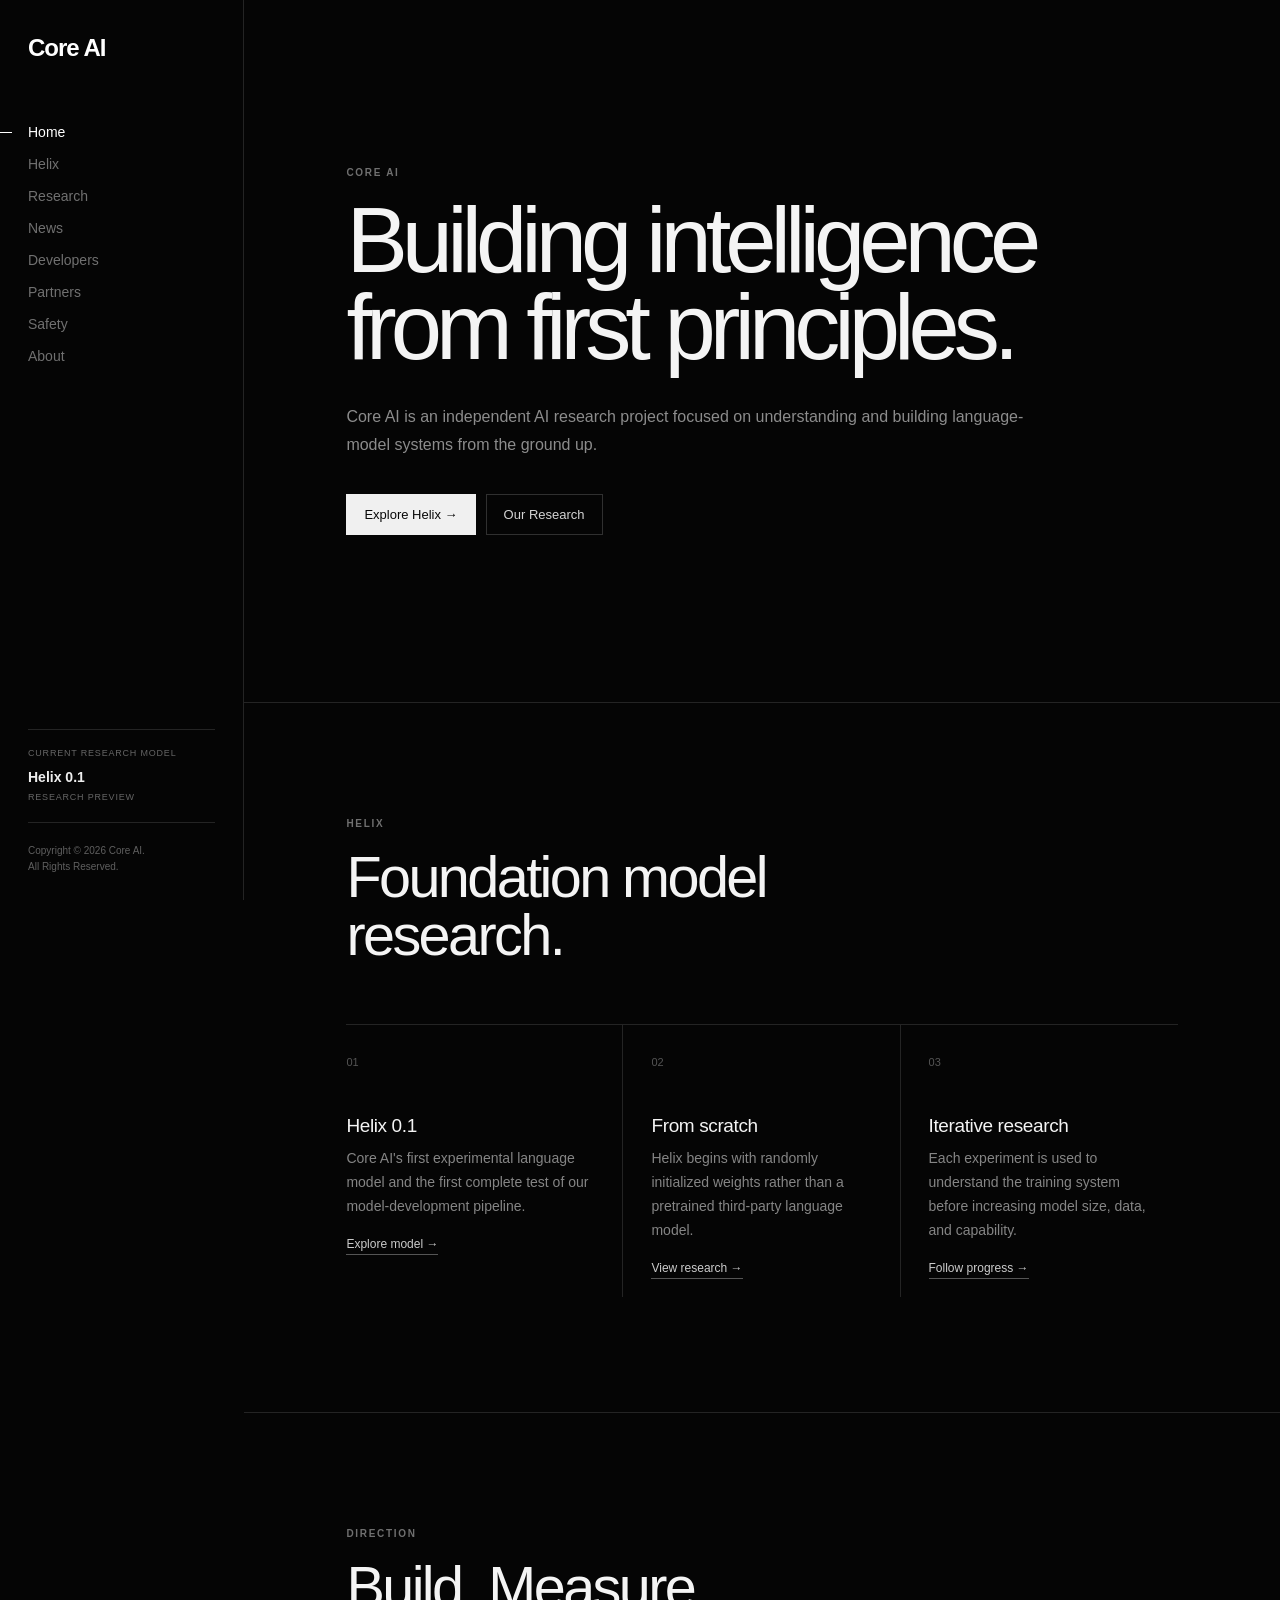
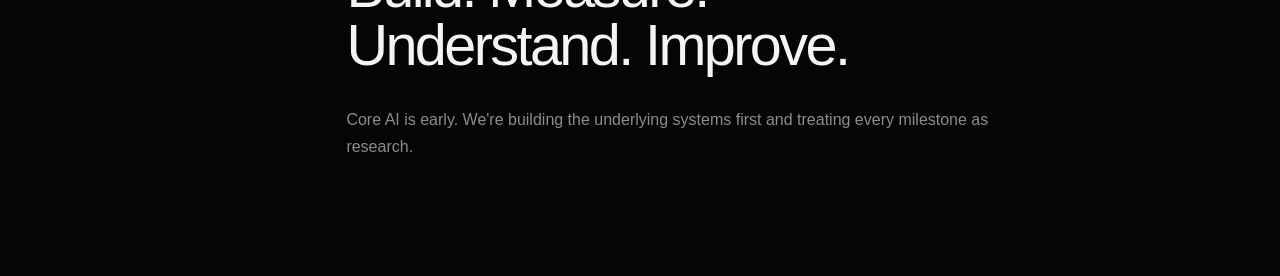
<file: index.html>
<!DOCTYPE html>
<html lang="en">
<head>
  <meta charset="UTF-8">
  <meta name="viewport" content="width=device-width, initial-scale=1.0">

  <meta
    name="description"
    content="Core AI is an independent AI research project building language-model systems from first principles."
  >

  <title>Core AI</title>

  <link rel="stylesheet" href="styles.css">
</head>

<body data-page="home">

  <!-- Mobile Navigation -->
  <button
    class="menu-button"
    id="menuButton"
    type="button"
    aria-label="Open navigation"
    aria-expanded="false"
  >
    ☰
  </button>

  <div
    class="sidebar-backdrop"
    id="sidebarBackdrop"
  ></div>


  <!-- Sidebar -->
  <aside
    class="sidebar"
    id="sidebar"
  >

    <div class="sidebar-top">

      <a
        class="brand"
        href="index.html"
      >
        Core AI
      </a>


      <nav
        class="nav"
        aria-label="Main navigation"
      >

        <a
          data-nav="home"
          href="index.html"
        >
          Home
        </a>

        <a
          data-nav="helix"
          href="helix.html"
        >
          Helix
        </a>

        <a
          data-nav="research"
          href="research.html"
        >
          Research
        </a>

        <a
          data-nav="news"
          href="news.html"
        >
          News
        </a>

        <a
          data-nav="developers"
          href="developers.html"
        >
          Developers
        </a>

        <a
          data-nav="partners"
          href="partners.html"
        >
          Partners
        </a>

        <a
          data-nav="safety"
          href="safety.html"
        >
          Safety
        </a>

        <a
          data-nav="about"
          href="about.html"
        >
          About
        </a>

      </nav>

    </div>


    <div class="sidebar-footer">

      <a
        class="model-status"
        href="helix.html"
      >

        <span>
          Current research model
        </span>

        <strong>
          Helix 0.1
        </strong>

        <small>
          Research Preview
        </small>

      </a>


      <p>
        Copyright © 2026 Core AI.<br>
        All Rights Reserved.
      </p>

    </div>

  </aside>


  <!-- Main Content -->
  <main class="main">

    <!-- Hero -->
    <section class="hero section">

      <p class="eyebrow">
        CORE AI
      </p>

      <h1>
        Building intelligence<br>
        from first principles.
      </h1>

      <p class="lead">
        Core AI is an independent AI research project focused
        on understanding and building language-model systems
        from the ground up.
      </p>


      <div class="actions">

        <a
          class="button primary"
          href="helix.html"
        >
          Explore Helix →
        </a>

        <a
          class="button"
          href="research.html"
        >
          Our Research
        </a>

      </div>

    </section>


    <!-- Helix -->
    <section class="section bordered">

      <p class="eyebrow">
        HELIX
      </p>

      <h2>
        Foundation model<br>
        research.
      </h2>


      <div class="grid">

        <article>

          <span>
            01
          </span>

          <h3>
            Helix 0.1
          </h3>

          <p>
            Core AI's first experimental language model and
            the first complete test of our model-development
            pipeline.
          </p>

          <a href="helix.html">
            Explore model →
          </a>

        </article>


        <article>

          <span>
            02
          </span>

          <h3>
            From scratch
          </h3>

          <p>
            Helix begins with randomly initialized weights
            rather than a pretrained third-party language
            model.
          </p>

          <a href="research.html">
            View research →
          </a>

        </article>


        <article>

          <span>
            03
          </span>

          <h3>
            Iterative research
          </h3>

          <p>
            Each experiment is used to understand the
            training system before increasing model size,
            data, and capability.
          </p>

          <a href="news.html">
            Follow progress →
          </a>

        </article>

      </div>

    </section>


    <!-- Direction -->
    <section class="section">

      <p class="eyebrow">
        DIRECTION
      </p>

      <h2>
        Build. Measure.<br>
        Understand. Improve.
      </h2>

      <p class="lead">
        Core AI is early. We're building the underlying
        systems first and treating every milestone as
        research.
      </p>

    </section>

  </main>


  <script src="script.js"></script>

</body>
</html>
</file>
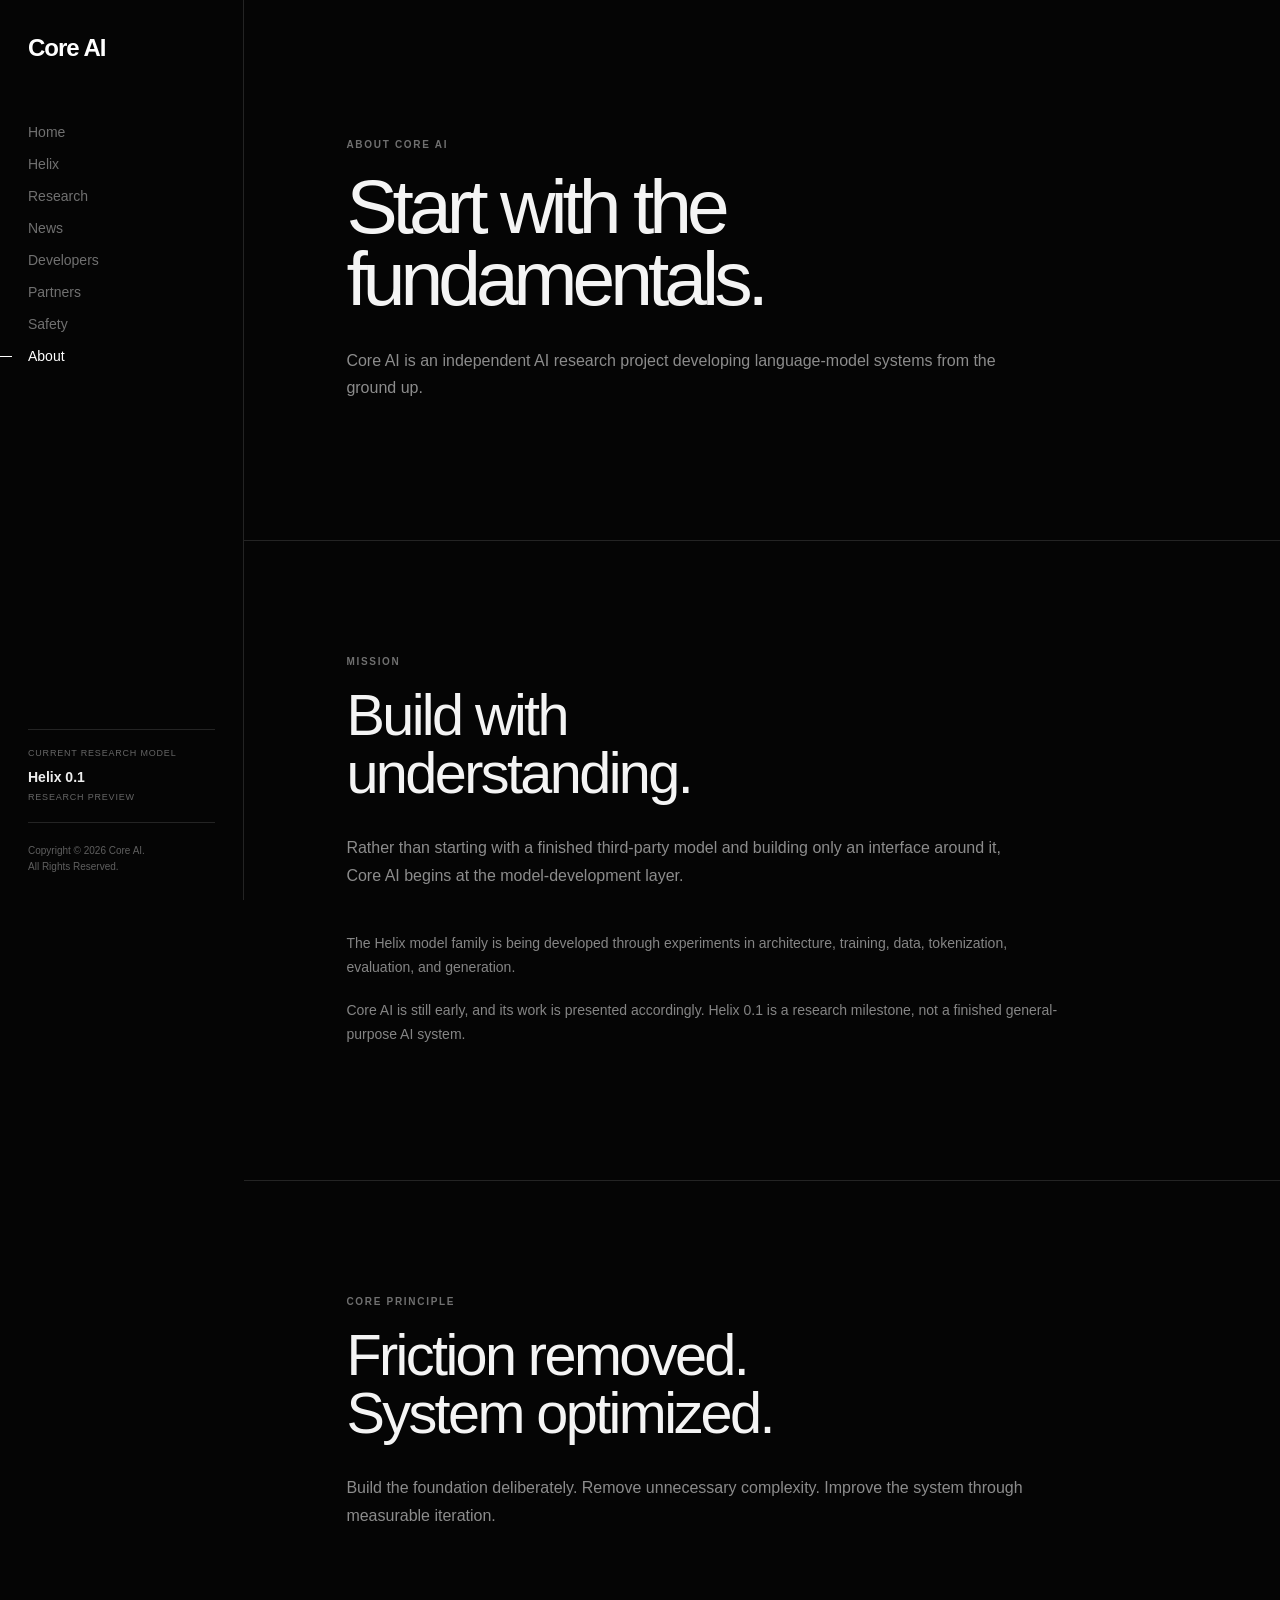
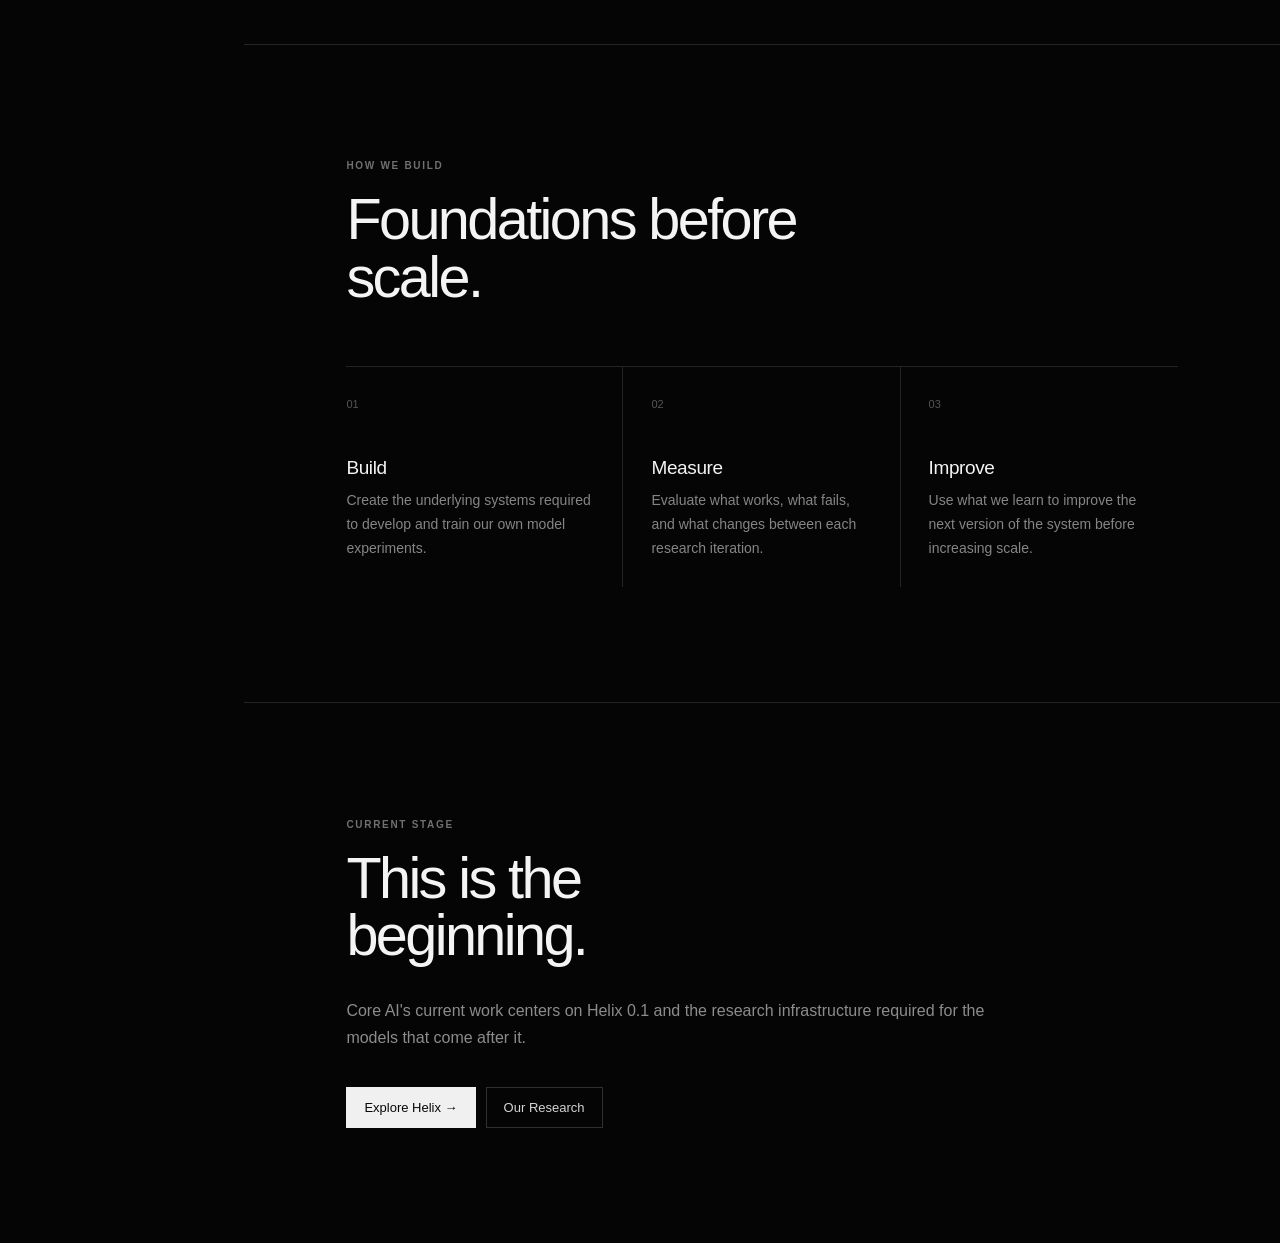
<file: about.html>
<!DOCTYPE html>
<html lang="en">
<head>
  <meta charset="UTF-8">
  <meta name="viewport" content="width=device-width, initial-scale=1.0">

  <meta
    name="description"
    content="Learn about Core AI, an independent AI research project building the Helix model family from first principles."
  >

  <title>About — Core AI</title>

  <link rel="stylesheet" href="styles.css">
</head>

<body data-page="about">

  <!-- Mobile Navigation -->
  <button
    class="menu-button"
    id="menuButton"
    type="button"
    aria-label="Open navigation"
    aria-expanded="false"
  >
    ☰
  </button>

  <div
    class="sidebar-backdrop"
    id="sidebarBackdrop"
  ></div>


  <!-- Sidebar -->
  <aside
    class="sidebar"
    id="sidebar"
  >

    <div class="sidebar-top">

      <a
        class="brand"
        href="index.html"
      >
        Core AI
      </a>


      <nav
        class="nav"
        aria-label="Main navigation"
      >

        <a
          data-nav="home"
          href="index.html"
        >
          Home
        </a>

        <a
          data-nav="helix"
          href="helix.html"
        >
          Helix
        </a>

        <a
          data-nav="research"
          href="research.html"
        >
          Research
        </a>

        <a
          data-nav="news"
          href="news.html"
        >
          News
        </a>

        <a
          data-nav="developers"
          href="developers.html"
        >
          Developers
        </a>

        <a
          data-nav="partners"
          href="partners.html"
        >
          Partners
        </a>

        <a
          data-nav="safety"
          href="safety.html"
        >
          Safety
        </a>

        <a
          data-nav="about"
          href="about.html"
        >
          About
        </a>

      </nav>

    </div>


    <div class="sidebar-footer">

      <a
        class="model-status"
        href="helix.html"
      >

        <span>
          Current research model
        </span>

        <strong>
          Helix 0.1
        </strong>

        <small>
          Research Preview
        </small>

      </a>


      <p>
        Copyright © 2026 Core AI.<br>
        All Rights Reserved.
      </p>

    </div>

  </aside>


  <!-- Main Content -->
  <main class="main">

    <!-- Hero -->
    <section class="hero section compact">

      <p class="eyebrow">
        ABOUT CORE AI
      </p>

      <h1>
        Start with the<br>
        fundamentals.
      </h1>

      <p class="lead">
        Core AI is an independent AI research project
        developing language-model systems from the
        ground up.
      </p>

    </section>


    <!-- Mission -->
    <section class="section bordered">

      <p class="eyebrow">
        MISSION
      </p>

      <h2>
        Build with<br>
        understanding.
      </h2>

      <p class="lead">
        Rather than starting with a finished third-party
        model and building only an interface around it,
        Core AI begins at the model-development layer.
      </p>


      <div class="prose">

        <p>
          The Helix model family is being developed through
          experiments in architecture, training, data,
          tokenization, evaluation, and generation.
        </p>

        <p>
          Core AI is still early, and its work is presented
          accordingly. Helix 0.1 is a research milestone,
          not a finished general-purpose AI system.
        </p>

      </div>

    </section>


    <!-- Core Principle -->
    <section class="section">

      <p class="eyebrow">
        CORE PRINCIPLE
      </p>

      <h2>
        Friction removed.<br>
        System optimized.
      </h2>

      <p class="lead">
        Build the foundation deliberately. Remove
        unnecessary complexity. Improve the system
        through measurable iteration.
      </p>

    </section>


    <!-- How We Build -->
    <section class="section bordered">

      <p class="eyebrow">
        HOW WE BUILD
      </p>

      <h2>
        Foundations before<br>
        scale.
      </h2>


      <div class="grid">

        <article>

          <span>
            01
          </span>

          <h3>
            Build
          </h3>

          <p>
            Create the underlying systems required to
            develop and train our own model experiments.
          </p>

        </article>


        <article>

          <span>
            02
          </span>

          <h3>
            Measure
          </h3>

          <p>
            Evaluate what works, what fails, and what
            changes between each research iteration.
          </p>

        </article>


        <article>

          <span>
            03
          </span>

          <h3>
            Improve
          </h3>

          <p>
            Use what we learn to improve the next version
            of the system before increasing scale.
          </p>

        </article>

      </div>

    </section>


    <!-- Current Stage -->
    <section class="section">

      <p class="eyebrow">
        CURRENT STAGE
      </p>

      <h2>
        This is the<br>
        beginning.
      </h2>

      <p class="lead">
        Core AI's current work centers on Helix 0.1 and the
        research infrastructure required for the models
        that come after it.
      </p>


      <div class="actions">

        <a
          class="button primary"
          href="helix.html"
        >
          Explore Helix →
        </a>

        <a
          class="button"
          href="research.html"
        >
          Our Research
        </a>

      </div>

    </section>

  </main>


  <script src="script.js"></script>

</body>
</html>
</file>
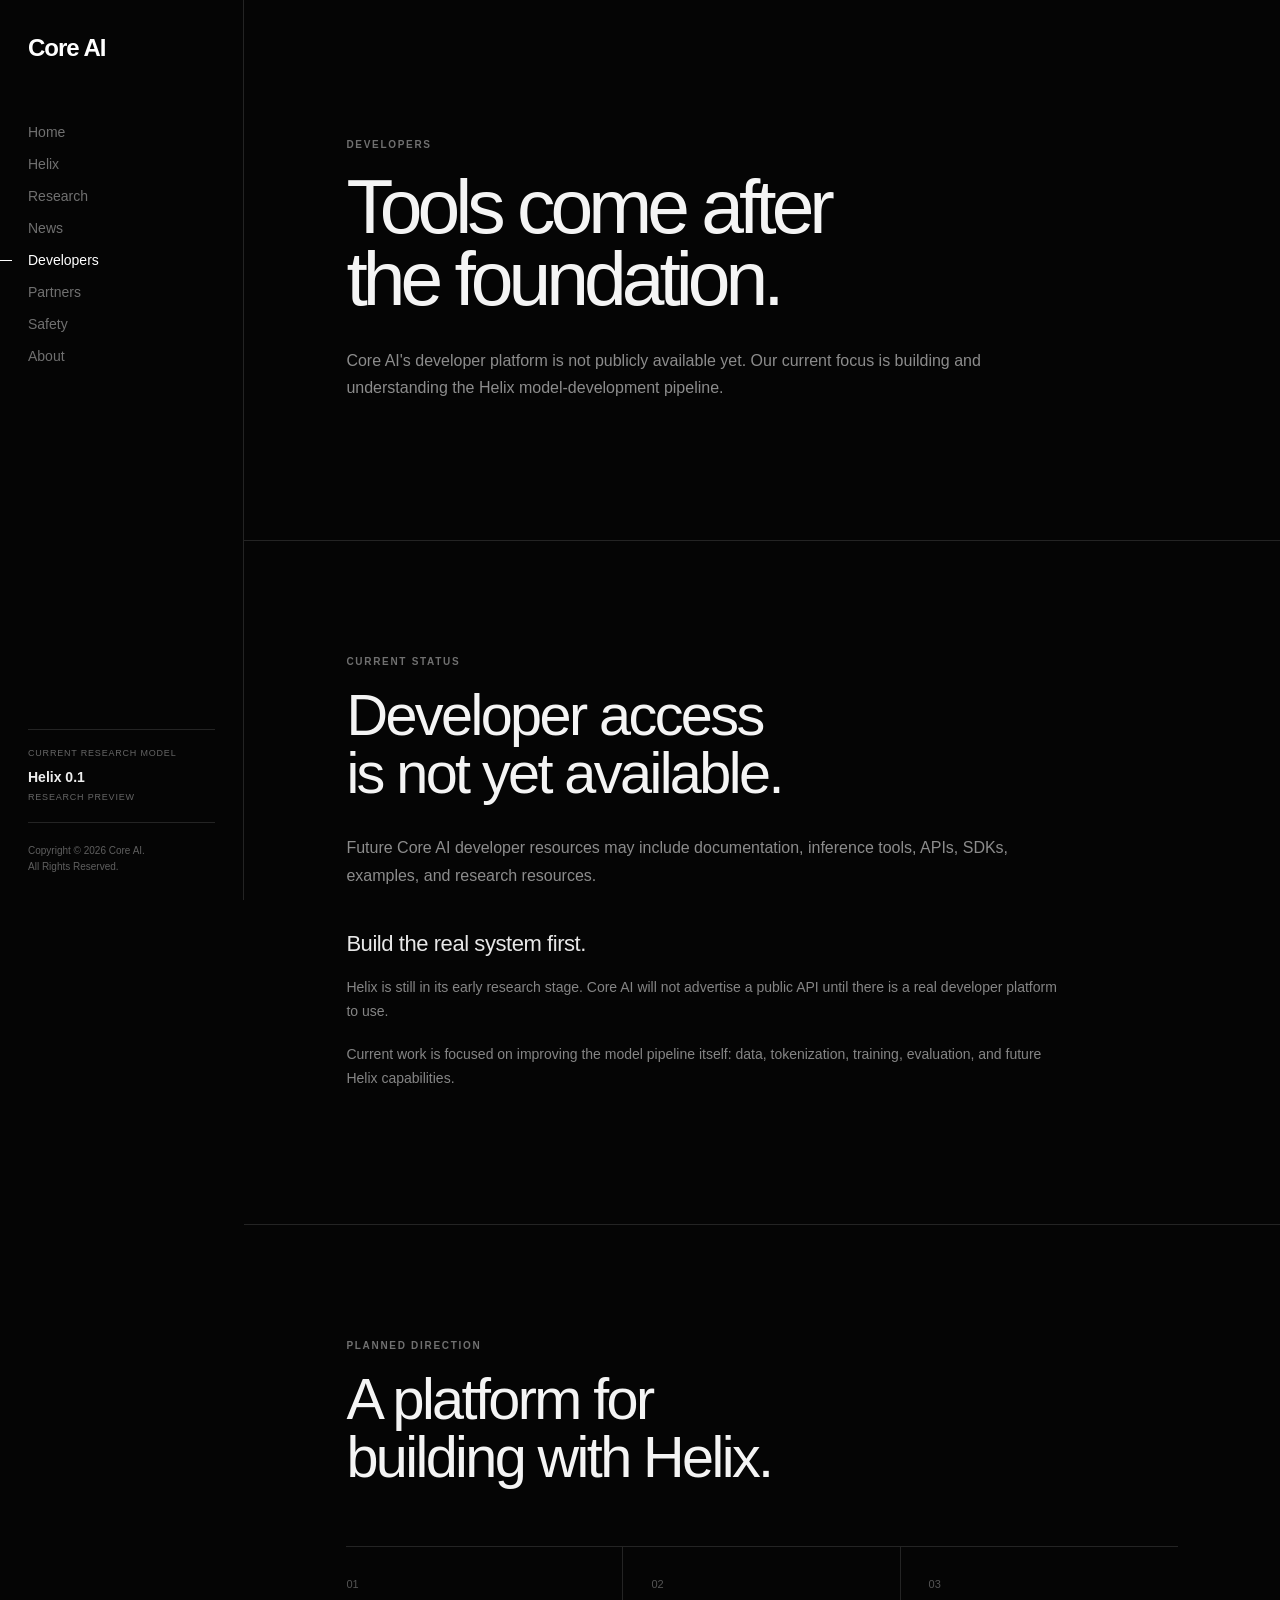
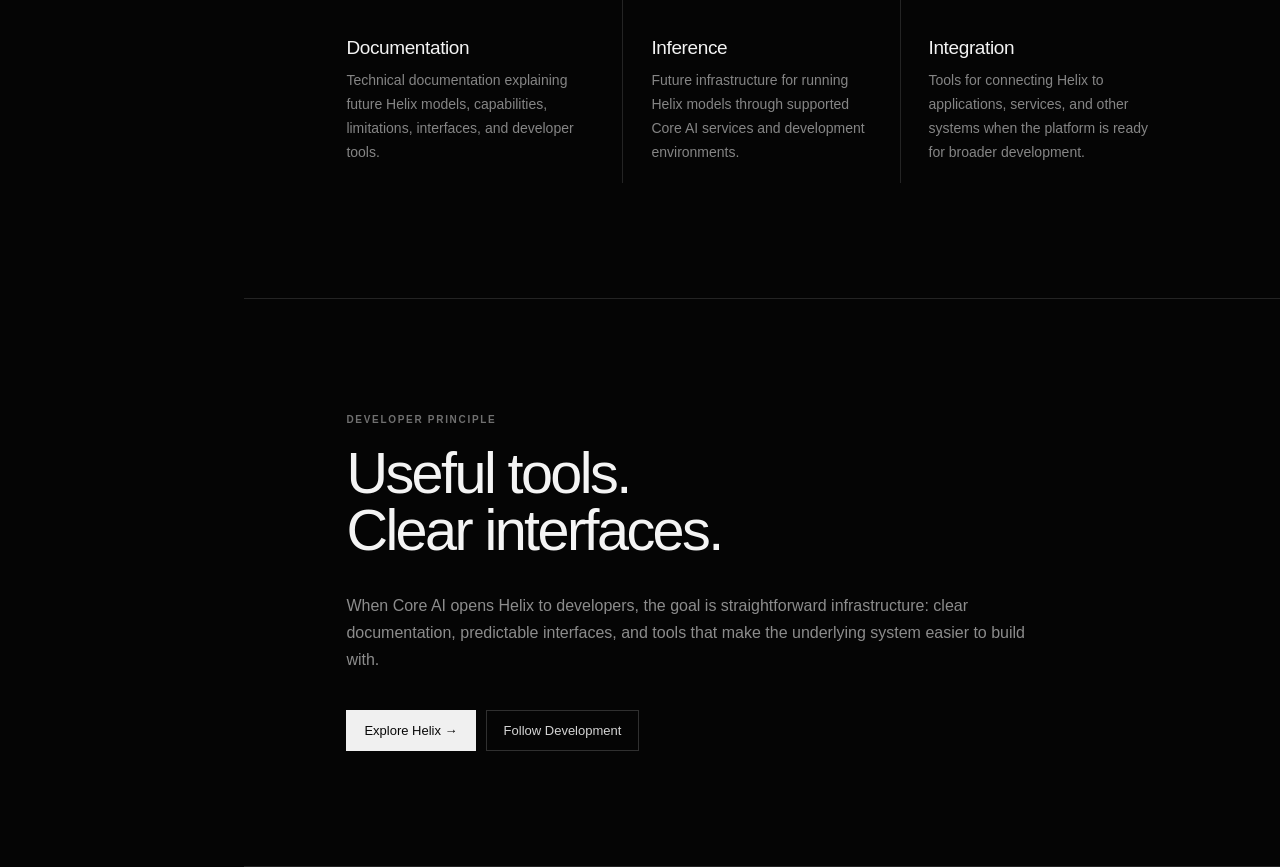
<file: developers.html>
<!DOCTYPE html>
<html lang="en">
<head>
  <meta charset="UTF-8">
  <meta name="viewport" content="width=device-width, initial-scale=1.0">

  <meta
    name="description"
    content="Developer tools, APIs, documentation, and future access to Core AI's Helix model family."
  >

  <title>Developers — Core AI</title>

  <link rel="stylesheet" href="styles.css">
</head>

<body data-page="developers">

  <!-- Mobile Navigation -->
  <button
    class="menu-button"
    id="menuButton"
    type="button"
    aria-label="Open navigation"
    aria-expanded="false"
  >
    ☰
  </button>

  <div
    class="sidebar-backdrop"
    id="sidebarBackdrop"
  ></div>


  <!-- Sidebar -->
  <aside
    class="sidebar"
    id="sidebar"
  >

    <div class="sidebar-top">

      <a
        class="brand"
        href="index.html"
      >
        Core AI
      </a>


      <nav
        class="nav"
        aria-label="Main navigation"
      >

        <a
          data-nav="home"
          href="index.html"
        >
          Home
        </a>

        <a
          data-nav="helix"
          href="helix.html"
        >
          Helix
        </a>

        <a
          data-nav="research"
          href="research.html"
        >
          Research
        </a>

        <a
          data-nav="news"
          href="news.html"
        >
          News
        </a>

        <a
          data-nav="developers"
          href="developers.html"
        >
          Developers
        </a>

        <a
          data-nav="partners"
          href="partners.html"
        >
          Partners
        </a>

        <a
          data-nav="safety"
          href="safety.html"
        >
          Safety
        </a>

        <a
          data-nav="about"
          href="about.html"
        >
          About
        </a>

      </nav>

    </div>


    <div class="sidebar-footer">

      <a
        class="model-status"
        href="helix.html"
      >

        <span>
          Current research model
        </span>

        <strong>
          Helix 0.1
        </strong>

        <small>
          Research Preview
        </small>

      </a>


      <p>
        Copyright © 2026 Core AI.<br>
        All Rights Reserved.
      </p>

    </div>

  </aside>


  <!-- Main Content -->
  <main class="main">

    <!-- Hero -->
    <section class="hero section compact">

      <p class="eyebrow">
        DEVELOPERS
      </p>

      <h1>
        Tools come after<br>
        the foundation.
      </h1>

      <p class="lead">
        Core AI's developer platform is not publicly
        available yet. Our current focus is building and
        understanding the Helix model-development pipeline.
      </p>

    </section>


    <!-- Current Status -->
    <section class="section bordered">

      <p class="eyebrow">
        CURRENT STATUS
      </p>

      <h2>
        Developer access<br>
        is not yet available.
      </h2>

      <p class="lead">
        Future Core AI developer resources may include
        documentation, inference tools, APIs, SDKs,
        examples, and research resources.
      </p>

      <div class="prose">

        <h3>
          Build the real system first.
        </h3>

        <p>
          Helix is still in its early research stage.
          Core AI will not advertise a public API until
          there is a real developer platform to use.
        </p>

        <p>
          Current work is focused on improving the model
          pipeline itself: data, tokenization, training,
          evaluation, and future Helix capabilities.
        </p>

      </div>

    </section>


    <!-- Planned Direction -->
    <section class="section">

      <p class="eyebrow">
        PLANNED DIRECTION
      </p>

      <h2>
        A platform for<br>
        building with Helix.
      </h2>


      <div class="grid">

        <article>

          <span>
            01
          </span>

          <h3>
            Documentation
          </h3>

          <p>
            Technical documentation explaining future
            Helix models, capabilities, limitations,
            interfaces, and developer tools.
          </p>

        </article>


        <article>

          <span>
            02
          </span>

          <h3>
            Inference
          </h3>

          <p>
            Future infrastructure for running Helix models
            through supported Core AI services and
            development environments.
          </p>

        </article>


        <article>

          <span>
            03
          </span>

          <h3>
            Integration
          </h3>

          <p>
            Tools for connecting Helix to applications,
            services, and other systems when the platform
            is ready for broader development.
          </p>

        </article>

      </div>

    </section>


    <!-- Developer Principle -->
    <section class="section bordered">

      <p class="eyebrow">
        DEVELOPER PRINCIPLE
      </p>

      <h2>
        Useful tools.<br>
        Clear interfaces.
      </h2>

      <p class="lead">
        When Core AI opens Helix to developers, the goal
        is straightforward infrastructure: clear
        documentation, predictable interfaces, and tools
        that make the underlying system easier to build with.
      </p>


      <div class="actions">

        <a
          class="button primary"
          href="helix.html"
        >
          Explore Helix →
        </a>

        <a
          class="button"
          href="news.html"
        >
          Follow Development
        </a>

      </div>

    </section>

  </main>


  <script src="script.js"></script>

</body>
</html>
</file>
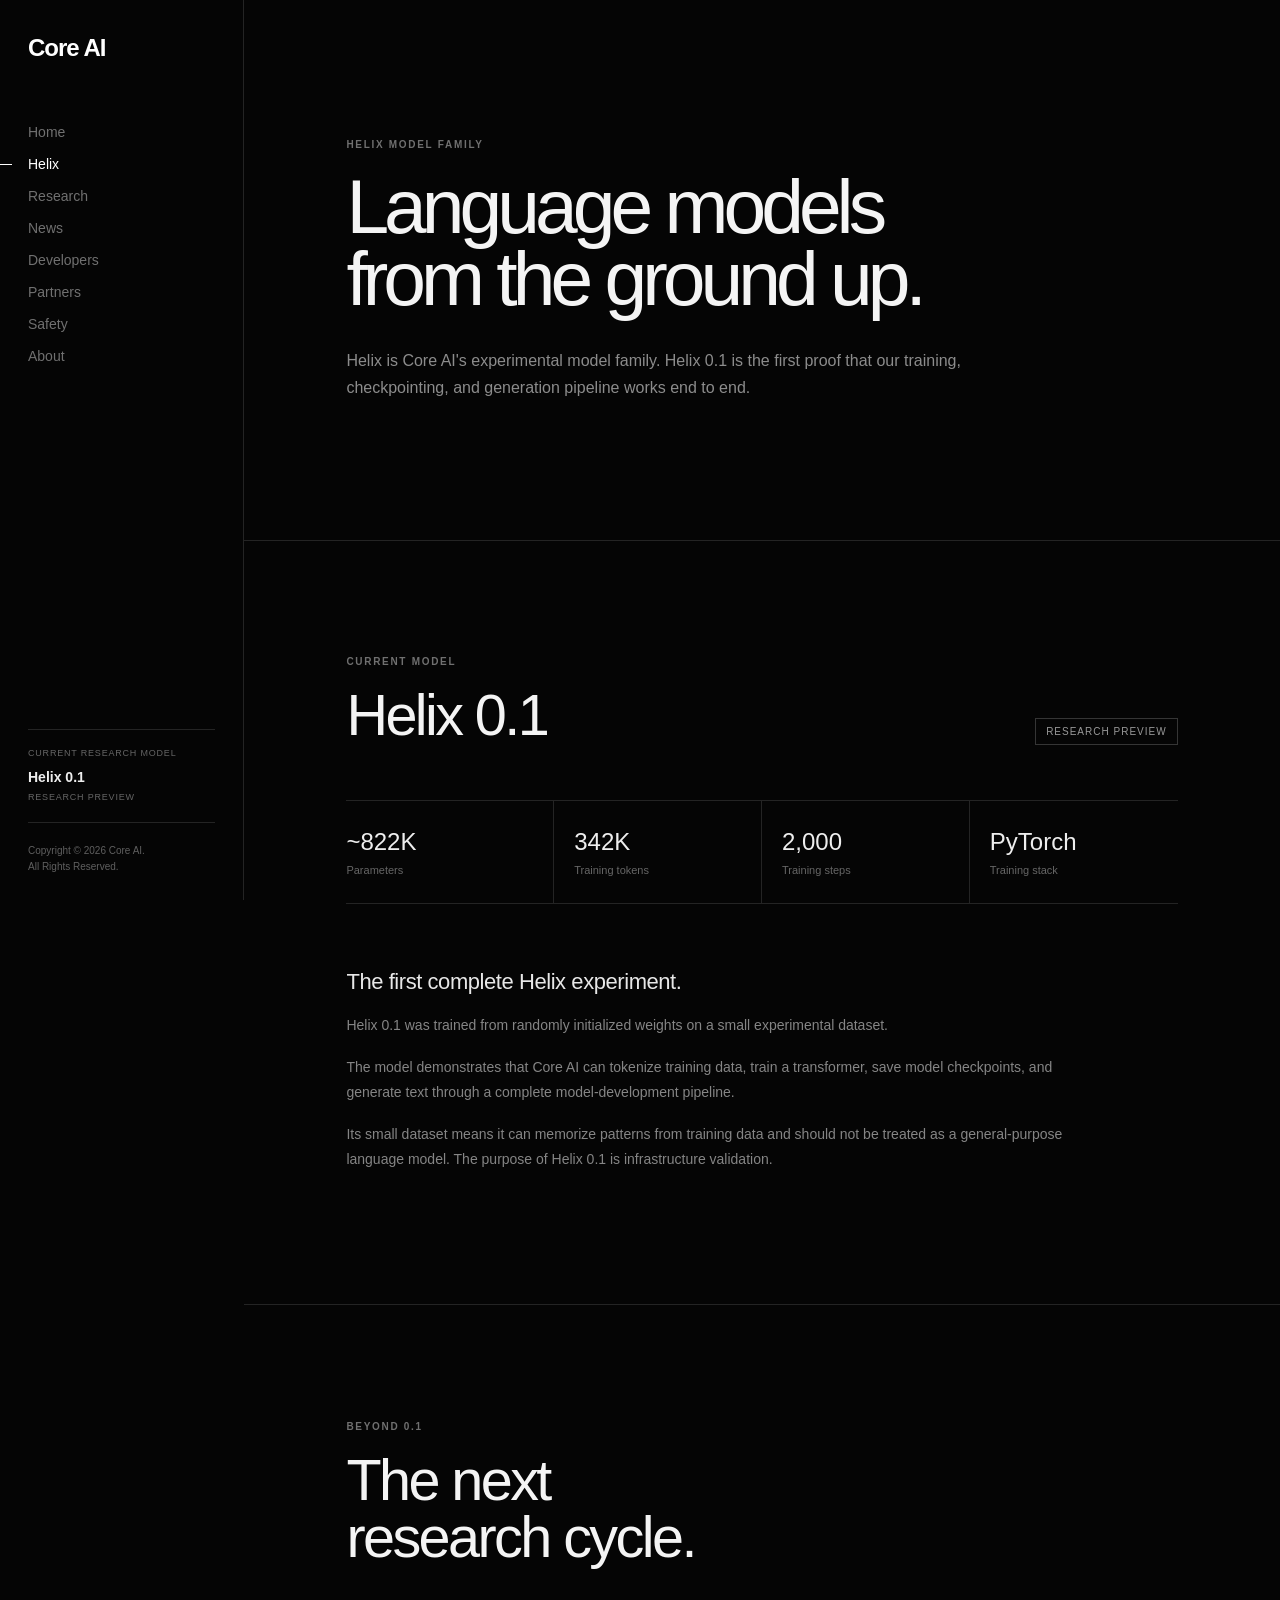
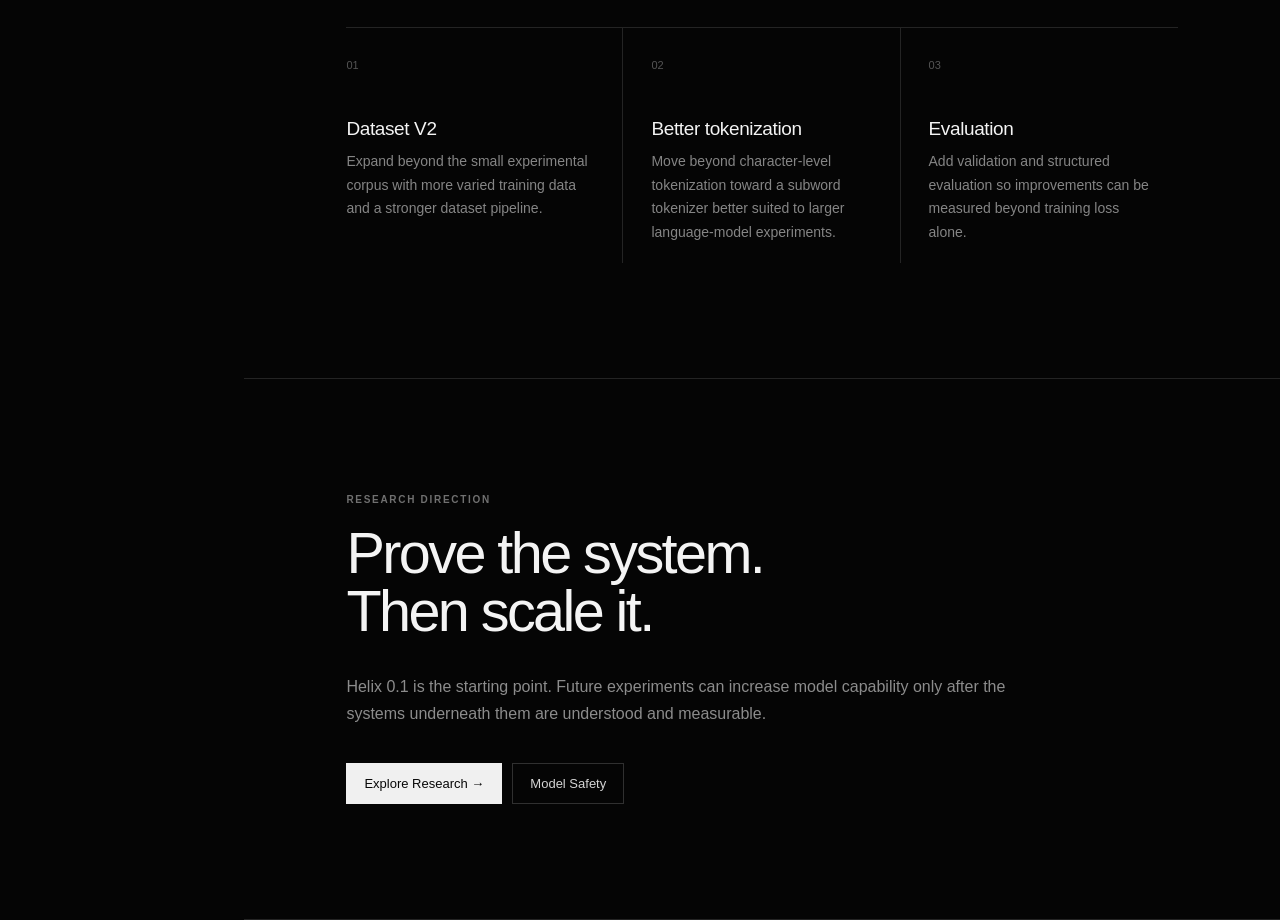
<file: helix.html>
<!DOCTYPE html>
<html lang="en">
<head>
  <meta charset="UTF-8">
  <meta name="viewport" content="width=device-width, initial-scale=1.0">

  <meta
    name="description"
    content="Helix is Core AI's experimental language-model family, built from the ground up."
  >

  <title>Helix — Core AI</title>

  <link rel="stylesheet" href="styles.css">
</head>

<body data-page="helix">

  <!-- Mobile Navigation -->
  <button
    class="menu-button"
    id="menuButton"
    type="button"
    aria-label="Open navigation"
    aria-expanded="false"
  >
    ☰
  </button>

  <div
    class="sidebar-backdrop"
    id="sidebarBackdrop"
  ></div>


  <!-- Sidebar -->
  <aside
    class="sidebar"
    id="sidebar"
  >

    <div class="sidebar-top">

      <a
        class="brand"
        href="index.html"
      >
        Core AI
      </a>


      <nav
        class="nav"
        aria-label="Main navigation"
      >

        <a
          data-nav="home"
          href="index.html"
        >
          Home
        </a>

        <a
          data-nav="helix"
          href="helix.html"
        >
          Helix
        </a>

        <a
          data-nav="research"
          href="research.html"
        >
          Research
        </a>

        <a
          data-nav="news"
          href="news.html"
        >
          News
        </a>

        <a
          data-nav="developers"
          href="developers.html"
        >
          Developers
        </a>

        <a
          data-nav="partners"
          href="partners.html"
        >
          Partners
        </a>

        <a
          data-nav="safety"
          href="safety.html"
        >
          Safety
        </a>

        <a
          data-nav="about"
          href="about.html"
        >
          About
        </a>

      </nav>

    </div>


    <div class="sidebar-footer">

      <a
        class="model-status"
        href="helix.html"
      >

        <span>
          Current research model
        </span>

        <strong>
          Helix 0.1
        </strong>

        <small>
          Research Preview
        </small>

      </a>


      <p>
        Copyright © 2026 Core AI.<br>
        All Rights Reserved.
      </p>

    </div>

  </aside>


  <!-- Main Content -->
  <main class="main">

    <!-- Hero -->
    <section class="hero section compact">

      <p class="eyebrow">
        HELIX MODEL FAMILY
      </p>

      <h1>
        Language models<br>
        from the ground up.
      </h1>

      <p class="lead">
        Helix is Core AI's experimental model family.
        Helix 0.1 is the first proof that our training,
        checkpointing, and generation pipeline works
        end to end.
      </p>

    </section>


    <!-- Helix 0.1 -->
    <section class="section bordered">

      <div class="model-title">

        <div>

          <p class="eyebrow">
            CURRENT MODEL
          </p>

          <h2>
            Helix 0.1
          </h2>

        </div>


        <span class="pill">
          Research Preview
        </span>

      </div>


      <!-- Model Stats -->
      <div class="stats">

        <div>

          <strong>
            ~822K
          </strong>

          <span>
            Parameters
          </span>

        </div>


        <div>

          <strong>
            342K
          </strong>

          <span>
            Training tokens
          </span>

        </div>


        <div>

          <strong>
            2,000
          </strong>

          <span>
            Training steps
          </span>

        </div>


        <div>

          <strong>
            PyTorch
          </strong>

          <span>
            Training stack
          </span>

        </div>

      </div>


      <!-- Model Explanation -->
      <div class="prose">

        <h3>
          The first complete Helix experiment.
        </h3>

        <p>
          Helix 0.1 was trained from randomly initialized
          weights on a small experimental dataset.
        </p>

        <p>
          The model demonstrates that Core AI can tokenize
          training data, train a transformer, save model
          checkpoints, and generate text through a complete
          model-development pipeline.
        </p>

        <p>
          Its small dataset means it can memorize patterns
          from training data and should not be treated as a
          general-purpose language model. The purpose of
          Helix 0.1 is infrastructure validation.
        </p>

      </div>

    </section>


    <!-- Beyond 0.1 -->
    <section class="section">

      <p class="eyebrow">
        BEYOND 0.1
      </p>

      <h2>
        The next<br>
        research cycle.
      </h2>


      <div class="grid">

        <article>

          <span>
            01
          </span>

          <h3>
            Dataset V2
          </h3>

          <p>
            Expand beyond the small experimental corpus
            with more varied training data and a stronger
            dataset pipeline.
          </p>

        </article>


        <article>

          <span>
            02
          </span>

          <h3>
            Better tokenization
          </h3>

          <p>
            Move beyond character-level tokenization toward
            a subword tokenizer better suited to larger
            language-model experiments.
          </p>

        </article>


        <article>

          <span>
            03
          </span>

          <h3>
            Evaluation
          </h3>

          <p>
            Add validation and structured evaluation so
            improvements can be measured beyond training
            loss alone.
          </p>

        </article>

      </div>

    </section>


    <!-- Research Direction -->
    <section class="section bordered">

      <p class="eyebrow">
        RESEARCH DIRECTION
      </p>

      <h2>
        Prove the system.<br>
        Then scale it.
      </h2>

      <p class="lead">
        Helix 0.1 is the starting point. Future experiments
        can increase model capability only after the systems
        underneath them are understood and measurable.
      </p>


      <div class="actions">

        <a
          class="button primary"
          href="research.html"
        >
          Explore Research →
        </a>

        <a
          class="button"
          href="safety.html"
        >
          Model Safety
        </a>

      </div>

    </section>

  </main>


  <script src="script.js"></script>

</body>
</html>
</file>
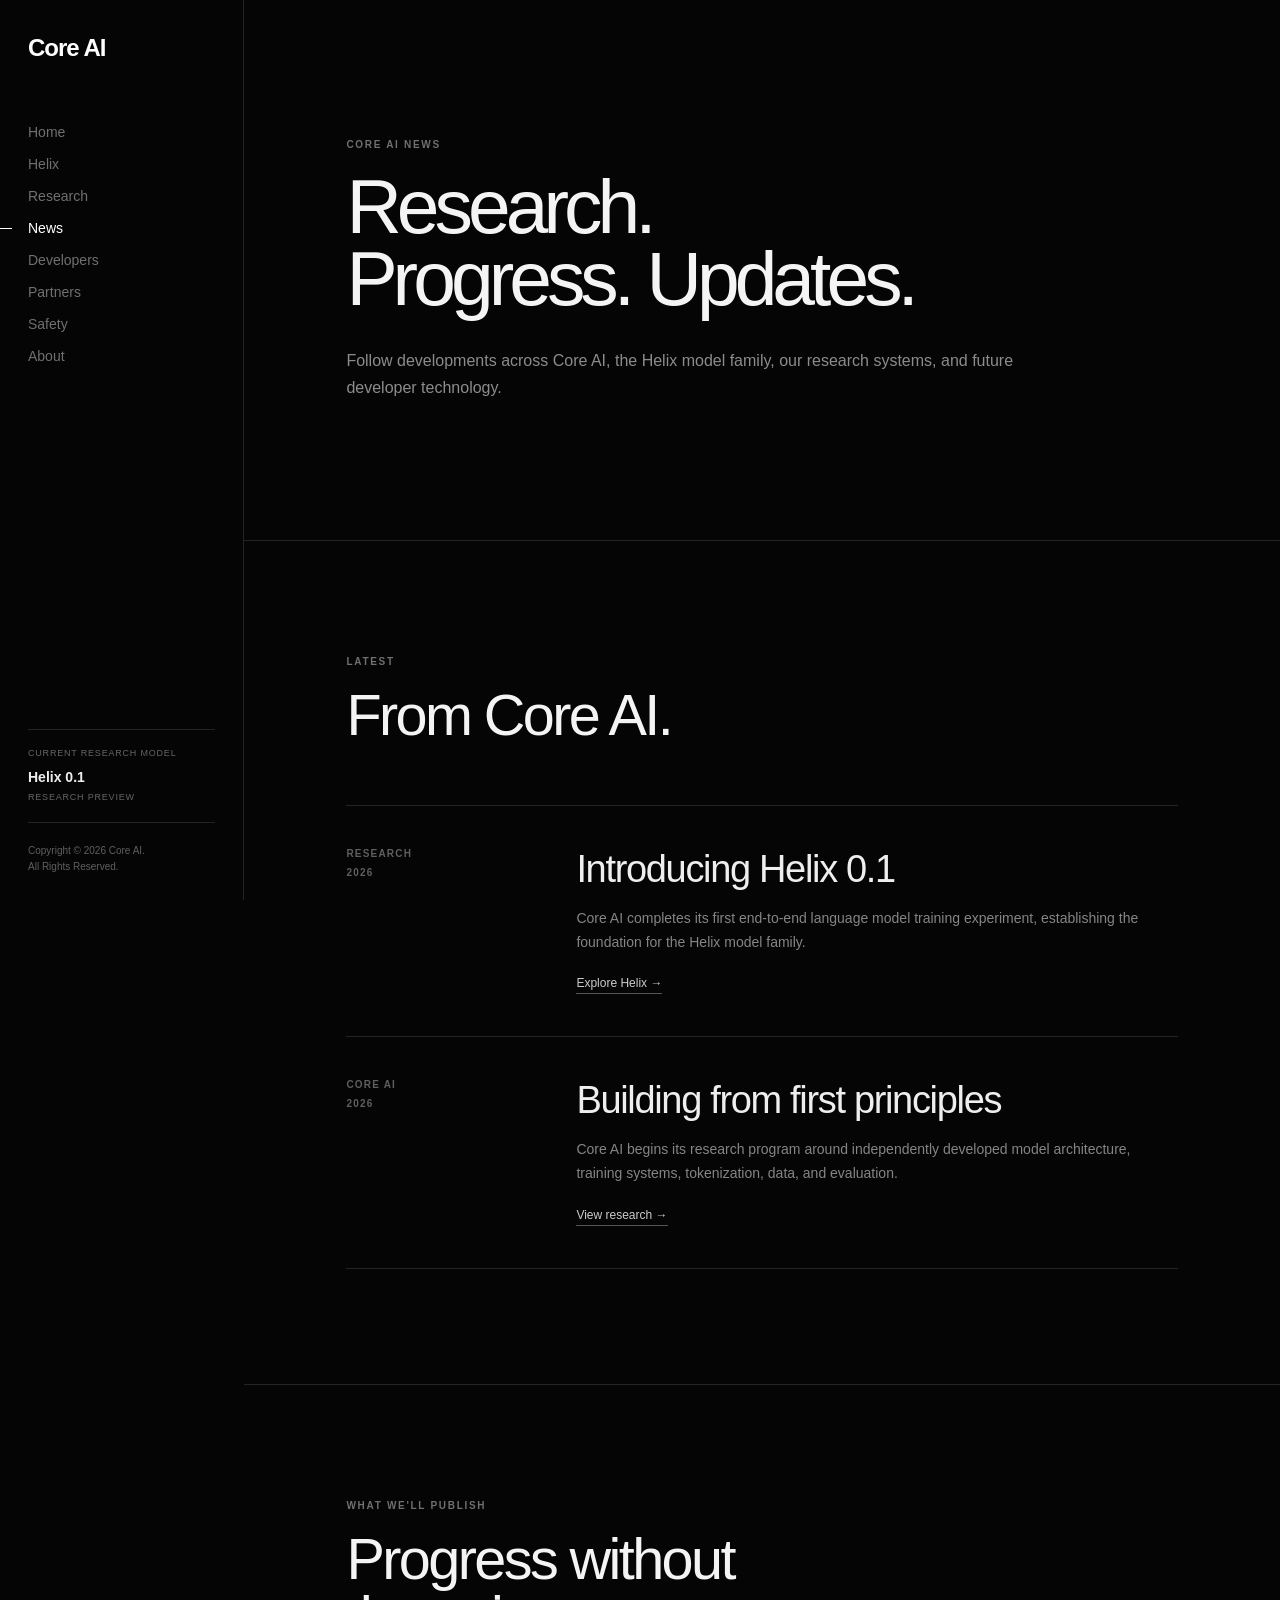
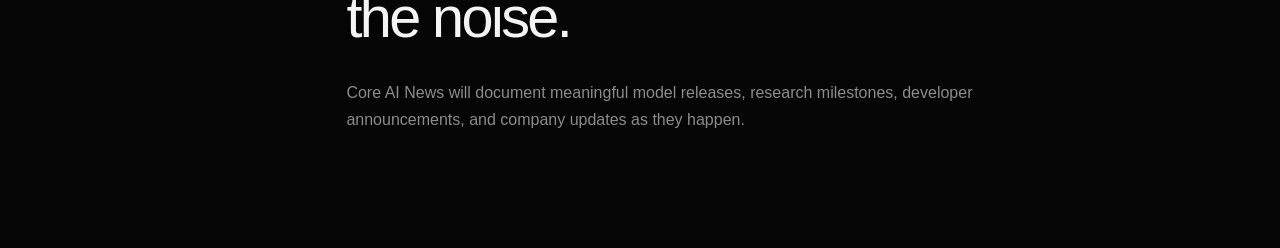
<file: news.html>
<!DOCTYPE html>
<html lang="en">
<head>
  <meta charset="UTF-8">
  <meta name="viewport" content="width=device-width, initial-scale=1.0">

  <meta
    name="description"
    content="News, research milestones, model updates, and announcements from Core AI."
  >

  <title>News — Core AI</title>

  <link rel="stylesheet" href="styles.css">
</head>

<body data-page="news">

  <!-- Mobile Navigation -->
  <button
    class="menu-button"
    id="menuButton"
    type="button"
    aria-label="Open navigation"
    aria-expanded="false"
  >
    ☰
  </button>

  <div
    class="sidebar-backdrop"
    id="sidebarBackdrop"
  ></div>


  <!-- Sidebar -->
  <aside
    class="sidebar"
    id="sidebar"
  >

    <div class="sidebar-top">

      <a
        class="brand"
        href="index.html"
      >
        Core AI
      </a>


      <nav
        class="nav"
        aria-label="Main navigation"
      >

        <a
          data-nav="home"
          href="index.html"
        >
          Home
        </a>

        <a
          data-nav="helix"
          href="helix.html"
        >
          Helix
        </a>

        <a
          data-nav="research"
          href="research.html"
        >
          Research
        </a>

        <a
          data-nav="news"
          href="news.html"
        >
          News
        </a>

        <a
          data-nav="developers"
          href="developers.html"
        >
          Developers
        </a>

        <a
          data-nav="partners"
          href="partners.html"
        >
          Partners
        </a>

        <a
          data-nav="safety"
          href="safety.html"
        >
          Safety
        </a>

        <a
          data-nav="about"
          href="about.html"
        >
          About
        </a>

      </nav>

    </div>


    <div class="sidebar-footer">

      <a
        class="model-status"
        href="helix.html"
      >

        <span>
          Current research model
        </span>

        <strong>
          Helix 0.1
        </strong>

        <small>
          Research Preview
        </small>

      </a>


      <p>
        Copyright © 2026 Core AI.<br>
        All Rights Reserved.
      </p>

    </div>

  </aside>


  <!-- Main Content -->
  <main class="main">

    <!-- Hero -->
    <section class="hero section compact">

      <p class="eyebrow">
        CORE AI NEWS
      </p>

      <h1>
        Research.<br>
        Progress. Updates.
      </h1>

      <p class="lead">
        Follow developments across Core AI, the Helix model
        family, our research systems, and future developer
        technology.
      </p>

    </section>


    <!-- Latest -->
    <section class="section bordered">

      <p class="eyebrow">
        LATEST
      </p>

      <h2>
        From Core AI.
      </h2>


      <div class="news-list">

        <article class="news-item">

          <div class="news-meta">

            <span>
              RESEARCH
            </span>

            <time datetime="2026">
              2026
            </time>

          </div>


          <div class="news-content">

            <h3>
              Introducing Helix 0.1
            </h3>

            <p>
              Core AI completes its first end-to-end language
              model training experiment, establishing the
              foundation for the Helix model family.
            </p>

            <a href="helix.html">
              Explore Helix →
            </a>

          </div>

        </article>


        <article class="news-item">

          <div class="news-meta">

            <span>
              CORE AI
            </span>

            <time datetime="2026">
              2026
            </time>

          </div>


          <div class="news-content">

            <h3>
              Building from first principles
            </h3>

            <p>
              Core AI begins its research program around
              independently developed model architecture,
              training systems, tokenization, data, and
              evaluation.
            </p>

            <a href="research.html">
              View research →
            </a>

          </div>

        </article>

      </div>

    </section>


    <!-- Future Updates -->
    <section class="section">

      <p class="eyebrow">
        WHAT WE'LL PUBLISH
      </p>

      <h2>
        Progress without<br>
        the noise.
      </h2>

      <p class="lead">
        Core AI News will document meaningful model releases,
        research milestones, developer announcements, and
        company updates as they happen.
      </p>

    </section>

  </main>


  <script src="script.js"></script>

</body>
</html>
</file>
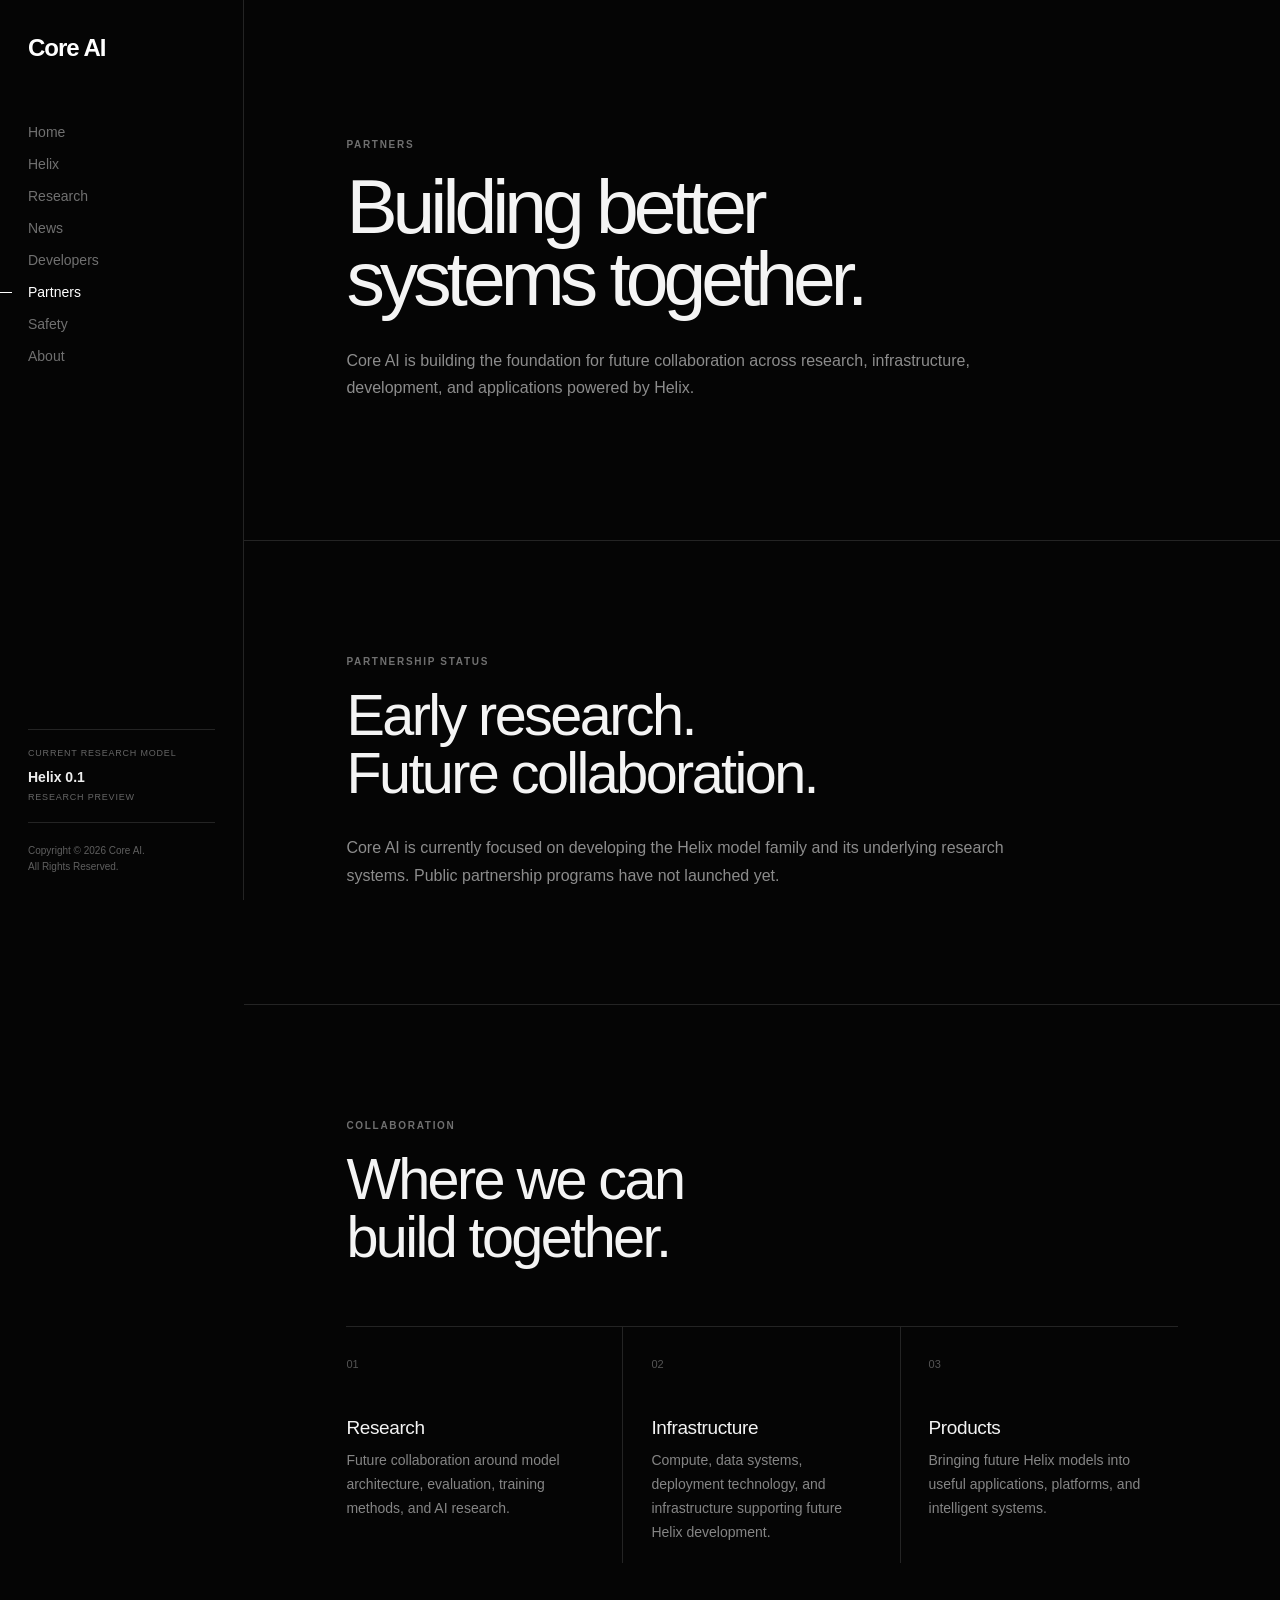
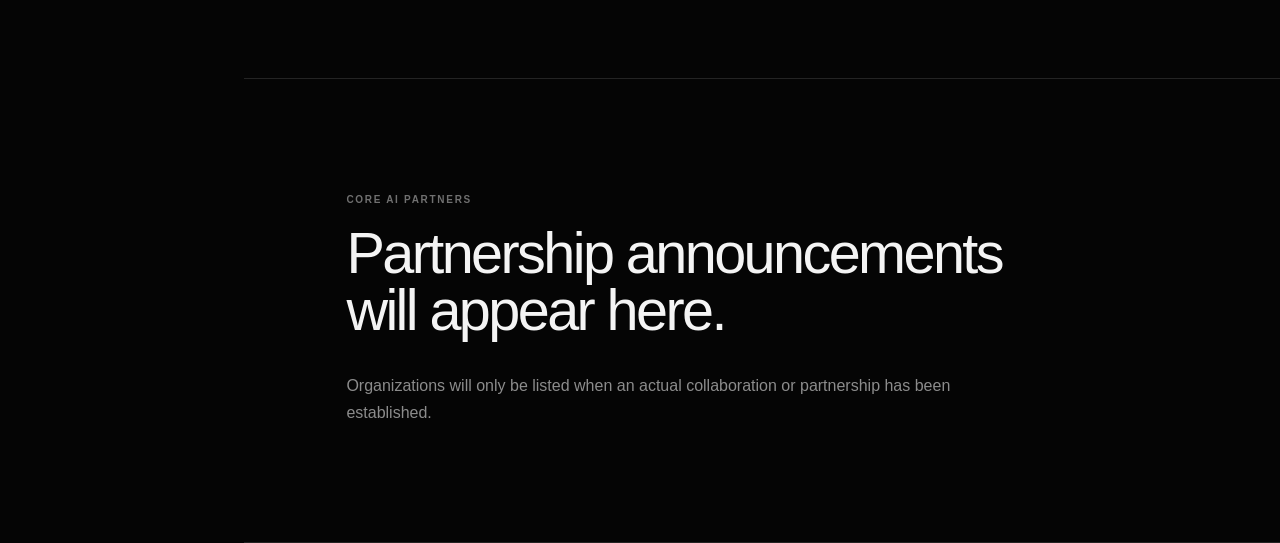
<file: partners.html>
<!DOCTYPE html>
<html lang="en">
<head>
  <meta charset="UTF-8">
  <meta name="viewport" content="width=device-width, initial-scale=1.0">

  <meta
    name="description"
    content="Partnerships and collaboration at Core AI."
  >

  <title>Partners — Core AI</title>

  <link rel="stylesheet" href="styles.css">
</head>

<body data-page="partners">

  <!-- Mobile Navigation -->
  <button
    class="menu-button"
    id="menuButton"
    type="button"
    aria-label="Open navigation"
    aria-expanded="false"
  >
    ☰
  </button>

  <div
    class="sidebar-backdrop"
    id="sidebarBackdrop"
  ></div>


  <!-- Sidebar -->
  <aside
    class="sidebar"
    id="sidebar"
  >

    <div class="sidebar-top">

      <a
        class="brand"
        href="index.html"
      >
        Core AI
      </a>


      <nav
        class="nav"
        aria-label="Main navigation"
      >

        <a
          data-nav="home"
          href="index.html"
        >
          Home
        </a>

        <a
          data-nav="helix"
          href="helix.html"
        >
          Helix
        </a>

        <a
          data-nav="research"
          href="research.html"
        >
          Research
        </a>

        <a
          data-nav="news"
          href="news.html"
        >
          News
        </a>

        <a
          data-nav="developers"
          href="developers.html"
        >
          Developers
        </a>

        <a
          data-nav="partners"
          href="partners.html"
        >
          Partners
        </a>

        <a
          data-nav="safety"
          href="safety.html"
        >
          Safety
        </a>

        <a
          data-nav="about"
          href="about.html"
        >
          About
        </a>

      </nav>

    </div>


    <div class="sidebar-footer">

      <a
        class="model-status"
        href="helix.html"
      >

        <span>
          Current research model
        </span>

        <strong>
          Helix 0.1
        </strong>

        <small>
          Research Preview
        </small>

      </a>


      <p>
        Copyright © 2026 Core AI.<br>
        All Rights Reserved.
      </p>

    </div>

  </aside>


  <!-- Main Content -->
  <main class="main">

    <!-- Hero -->
    <section class="hero section compact">

      <p class="eyebrow">
        PARTNERS
      </p>

      <h1>
        Building better<br>
        systems together.
      </h1>

      <p class="lead">
        Core AI is building the foundation for future
        collaboration across research, infrastructure,
        development, and applications powered by Helix.
      </p>

    </section>


    <!-- Current Status -->
    <section class="section bordered">

      <p class="eyebrow">
        PARTNERSHIP STATUS
      </p>

      <h2>
        Early research.<br>
        Future collaboration.
      </h2>

      <p class="lead">
        Core AI is currently focused on developing the Helix
        model family and its underlying research systems.
        Public partnership programs have not launched yet.
      </p>

    </section>


    <!-- Partnership Areas -->
    <section class="section">

      <p class="eyebrow">
        COLLABORATION
      </p>

      <h2>
        Where we can<br>
        build together.
      </h2>


      <div class="grid">

        <article>

          <span>
            01
          </span>

          <h3>
            Research
          </h3>

          <p>
            Future collaboration around model architecture,
            evaluation, training methods, and AI research.
          </p>

        </article>


        <article>

          <span>
            02
          </span>

          <h3>
            Infrastructure
          </h3>

          <p>
            Compute, data systems, deployment technology,
            and infrastructure supporting future Helix
            development.
          </p>

        </article>


        <article>

          <span>
            03
          </span>

          <h3>
            Products
          </h3>

          <p>
            Bringing future Helix models into useful
            applications, platforms, and intelligent systems.
          </p>

        </article>

      </div>

    </section>


    <!-- Future Partner Area -->
    <section class="section bordered">

      <div class="partner-placeholder">

        <p class="eyebrow">
          CORE AI PARTNERS
        </p>

        <h2>
          Partnership announcements<br>
          will appear here.
        </h2>

        <p class="lead">
          Organizations will only be listed when an actual
          collaboration or partnership has been established.
        </p>

      </div>

    </section>

  </main>


  <script src="script.js"></script>

</body>
</html>
</file>
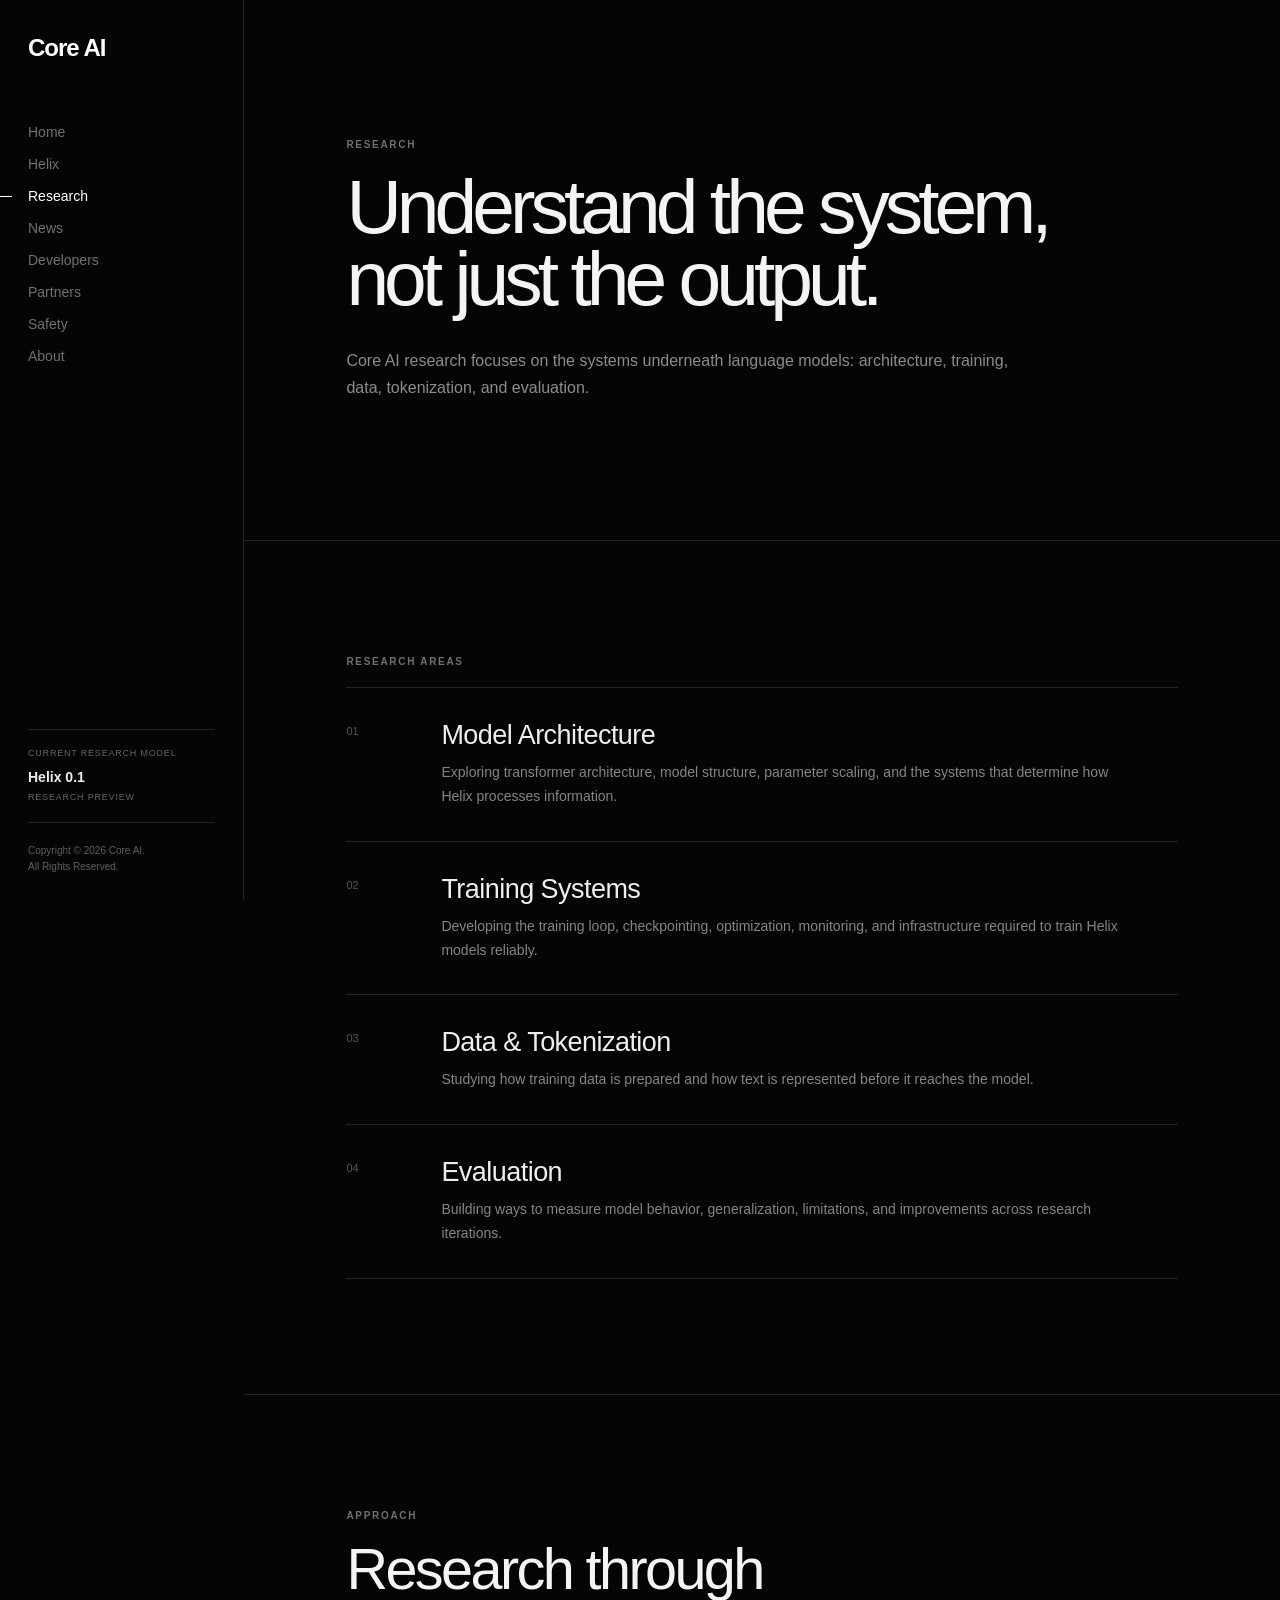
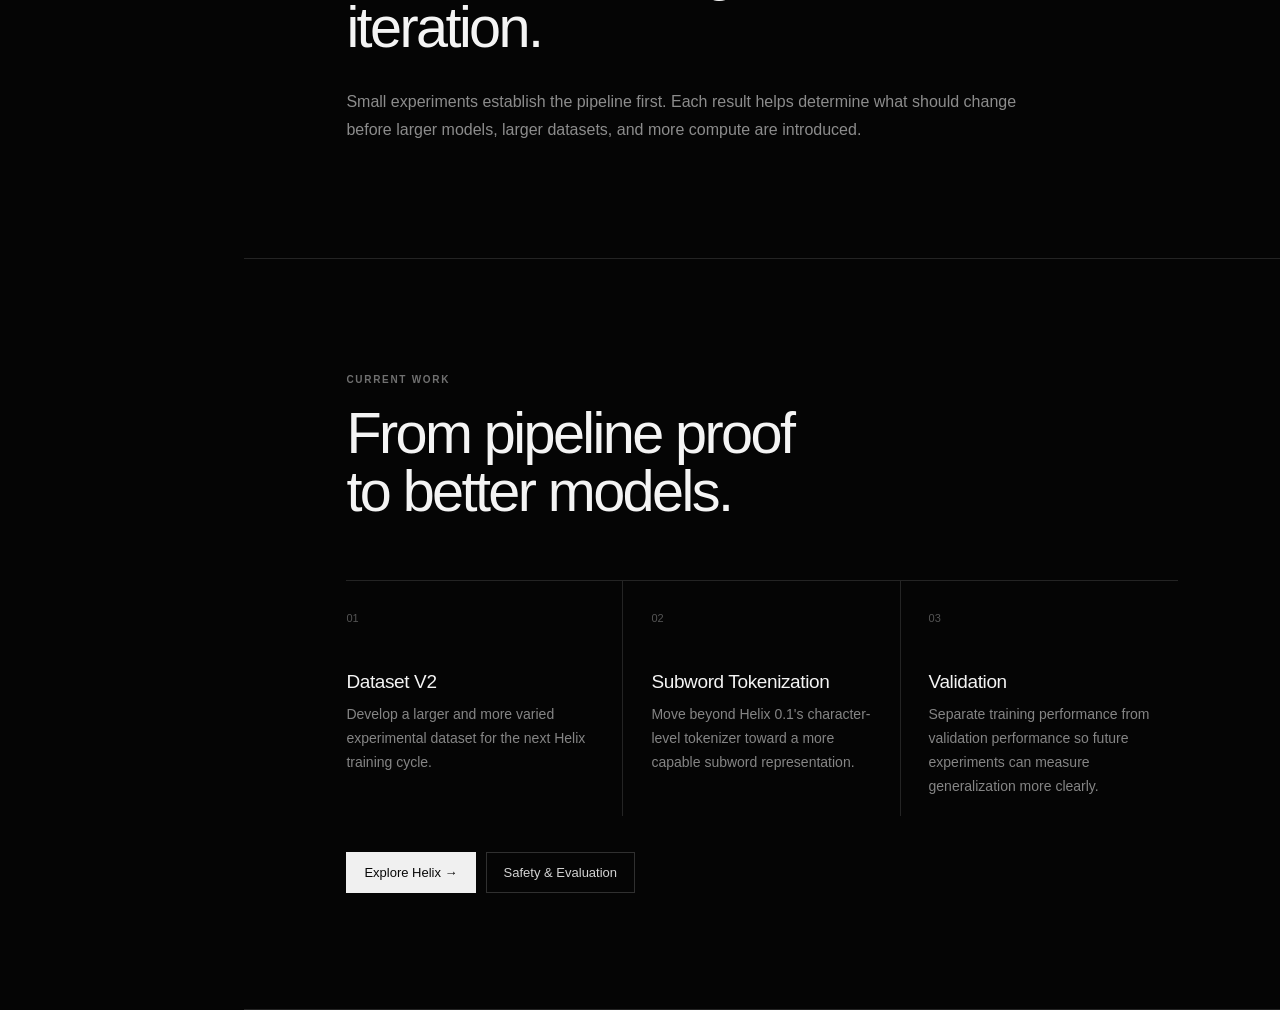
<file: research.html>
<!DOCTYPE html>
<html lang="en">
<head>
  <meta charset="UTF-8">
  <meta name="viewport" content="width=device-width, initial-scale=1.0">

  <meta
    name="description"
    content="Explore Core AI research across model architecture, training systems, data, tokenization, and evaluation."
  >

  <title>Research — Core AI</title>

  <link rel="stylesheet" href="styles.css">
</head>

<body data-page="research">

  <!-- Mobile Navigation -->
  <button
    class="menu-button"
    id="menuButton"
    type="button"
    aria-label="Open navigation"
    aria-expanded="false"
  >
    ☰
  </button>

  <div
    class="sidebar-backdrop"
    id="sidebarBackdrop"
  ></div>


  <!-- Sidebar -->
  <aside
    class="sidebar"
    id="sidebar"
  >

    <div class="sidebar-top">

      <a
        class="brand"
        href="index.html"
      >
        Core AI
      </a>


      <nav
        class="nav"
        aria-label="Main navigation"
      >

        <a
          data-nav="home"
          href="index.html"
        >
          Home
        </a>

        <a
          data-nav="helix"
          href="helix.html"
        >
          Helix
        </a>

        <a
          data-nav="research"
          href="research.html"
        >
          Research
        </a>

        <a
          data-nav="news"
          href="news.html"
        >
          News
        </a>

        <a
          data-nav="developers"
          href="developers.html"
        >
          Developers
        </a>

        <a
          data-nav="partners"
          href="partners.html"
        >
          Partners
        </a>

        <a
          data-nav="safety"
          href="safety.html"
        >
          Safety
        </a>

        <a
          data-nav="about"
          href="about.html"
        >
          About
        </a>

      </nav>

    </div>


    <div class="sidebar-footer">

      <a
        class="model-status"
        href="helix.html"
      >

        <span>
          Current research model
        </span>

        <strong>
          Helix 0.1
        </strong>

        <small>
          Research Preview
        </small>

      </a>


      <p>
        Copyright © 2026 Core AI.<br>
        All Rights Reserved.
      </p>

    </div>

  </aside>


  <!-- Main Content -->
  <main class="main">

    <!-- Hero -->
    <section class="hero section compact">

      <p class="eyebrow">
        RESEARCH
      </p>

      <h1>
        Understand the system,<br>
        not just the output.
      </h1>

      <p class="lead">
        Core AI research focuses on the systems underneath
        language models: architecture, training, data,
        tokenization, and evaluation.
      </p>

    </section>


    <!-- Research Areas -->
    <section class="section bordered">

      <p class="eyebrow">
        RESEARCH AREAS
      </p>


      <div class="list">

        <article>

          <span>
            01
          </span>

          <div>

            <h3>
              Model Architecture
            </h3>

            <p>
              Exploring transformer architecture, model
              structure, parameter scaling, and the systems
              that determine how Helix processes information.
            </p>

          </div>

        </article>


        <article>

          <span>
            02
          </span>

          <div>

            <h3>
              Training Systems
            </h3>

            <p>
              Developing the training loop, checkpointing,
              optimization, monitoring, and infrastructure
              required to train Helix models reliably.
            </p>

          </div>

        </article>


        <article>

          <span>
            03
          </span>

          <div>

            <h3>
              Data &amp; Tokenization
            </h3>

            <p>
              Studying how training data is prepared and how
              text is represented before it reaches the model.
            </p>

          </div>

        </article>


        <article>

          <span>
            04
          </span>

          <div>

            <h3>
              Evaluation
            </h3>

            <p>
              Building ways to measure model behavior,
              generalization, limitations, and improvements
              across research iterations.
            </p>

          </div>

        </article>

      </div>

    </section>


    <!-- Approach -->
    <section class="section">

      <p class="eyebrow">
        APPROACH
      </p>

      <h2>
        Research through<br>
        iteration.
      </h2>

      <p class="lead">
        Small experiments establish the pipeline first.
        Each result helps determine what should change before
        larger models, larger datasets, and more compute are
        introduced.
      </p>

    </section>


    <!-- Current Work -->
    <section class="section bordered">

      <p class="eyebrow">
        CURRENT WORK
      </p>

      <h2>
        From pipeline proof<br>
        to better models.
      </h2>


      <div class="grid">

        <article>

          <span>
            01
          </span>

          <h3>
            Dataset V2
          </h3>

          <p>
            Develop a larger and more varied experimental
            dataset for the next Helix training cycle.
          </p>

        </article>


        <article>

          <span>
            02
          </span>

          <h3>
            Subword Tokenization
          </h3>

          <p>
            Move beyond Helix 0.1's character-level
            tokenizer toward a more capable subword
            representation.
          </p>

        </article>


        <article>

          <span>
            03
          </span>

          <h3>
            Validation
          </h3>

          <p>
            Separate training performance from validation
            performance so future experiments can measure
            generalization more clearly.
          </p>

        </article>

      </div>


      <div class="actions">

        <a
          class="button primary"
          href="helix.html"
        >
          Explore Helix →
        </a>

        <a
          class="button"
          href="safety.html"
        >
          Safety &amp; Evaluation
        </a>

      </div>

    </section>

  </main>


  <script src="script.js"></script>

</body>
</html>
</file>
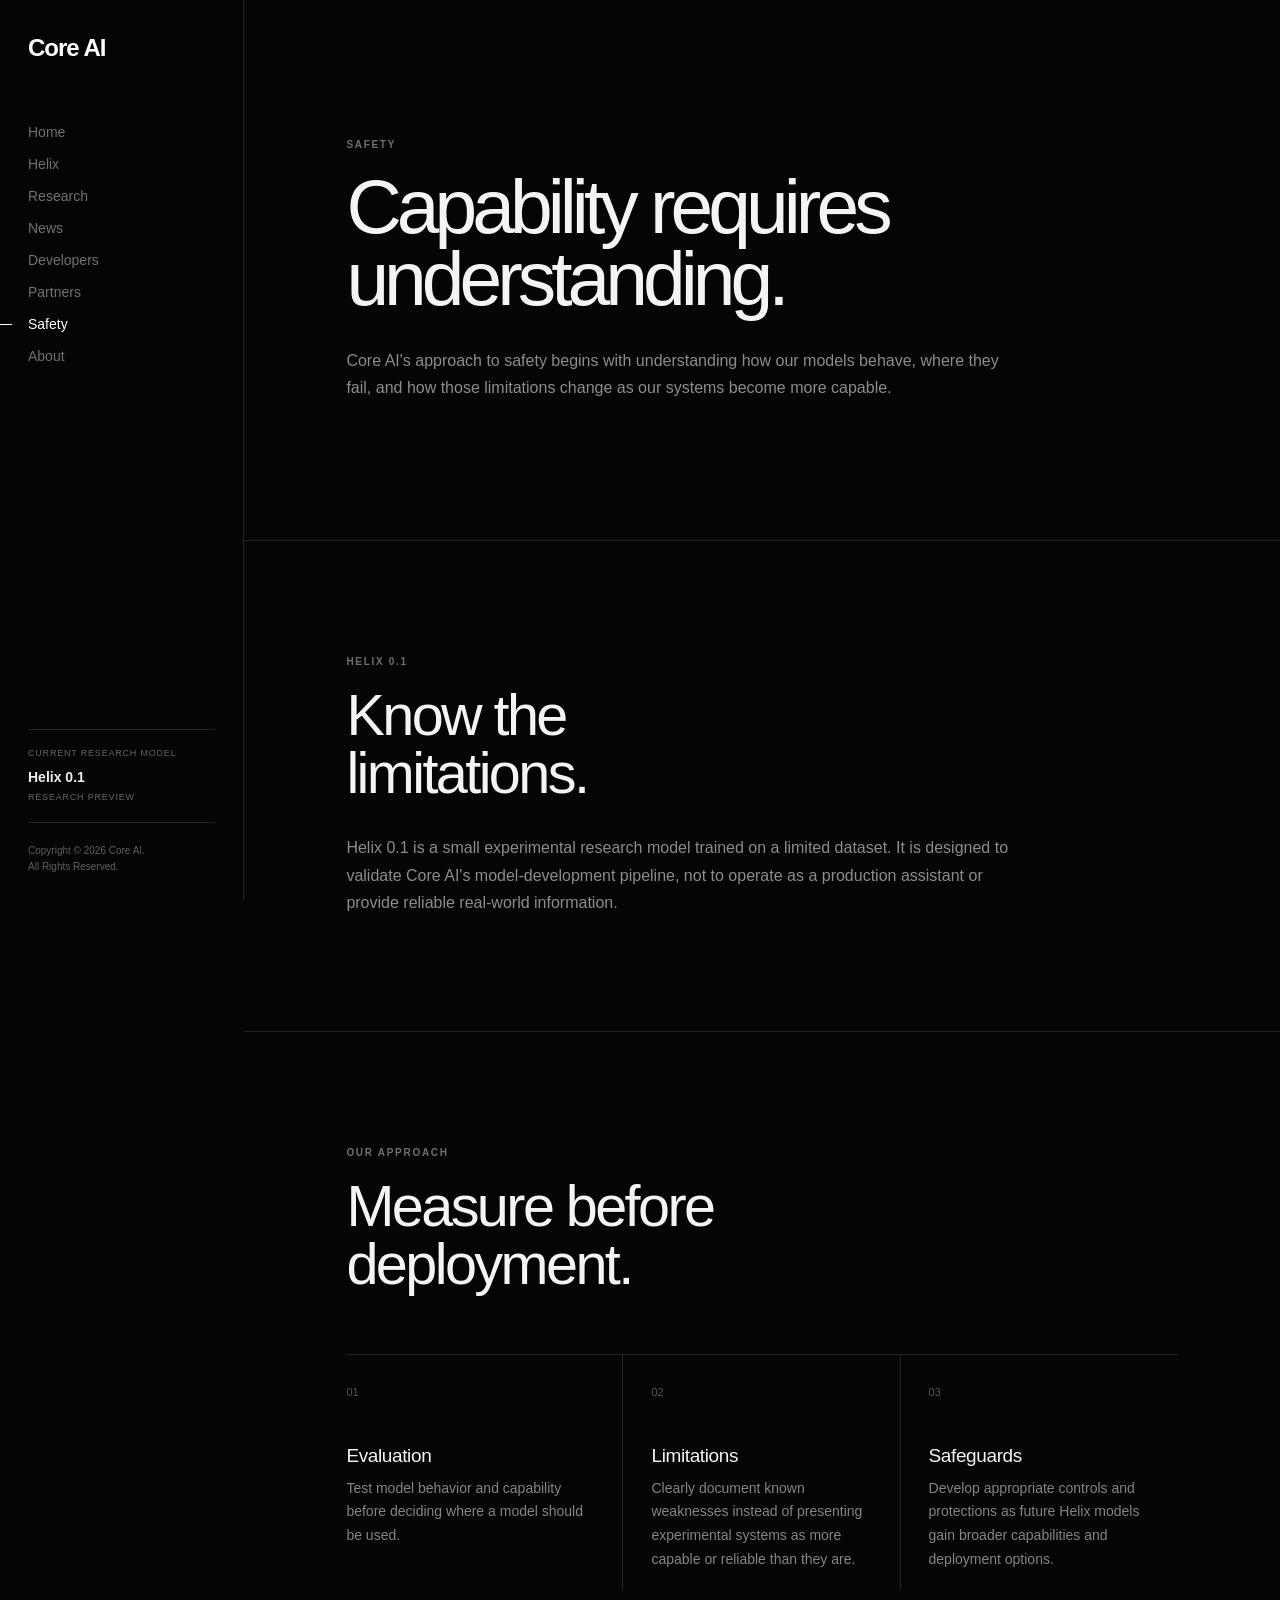
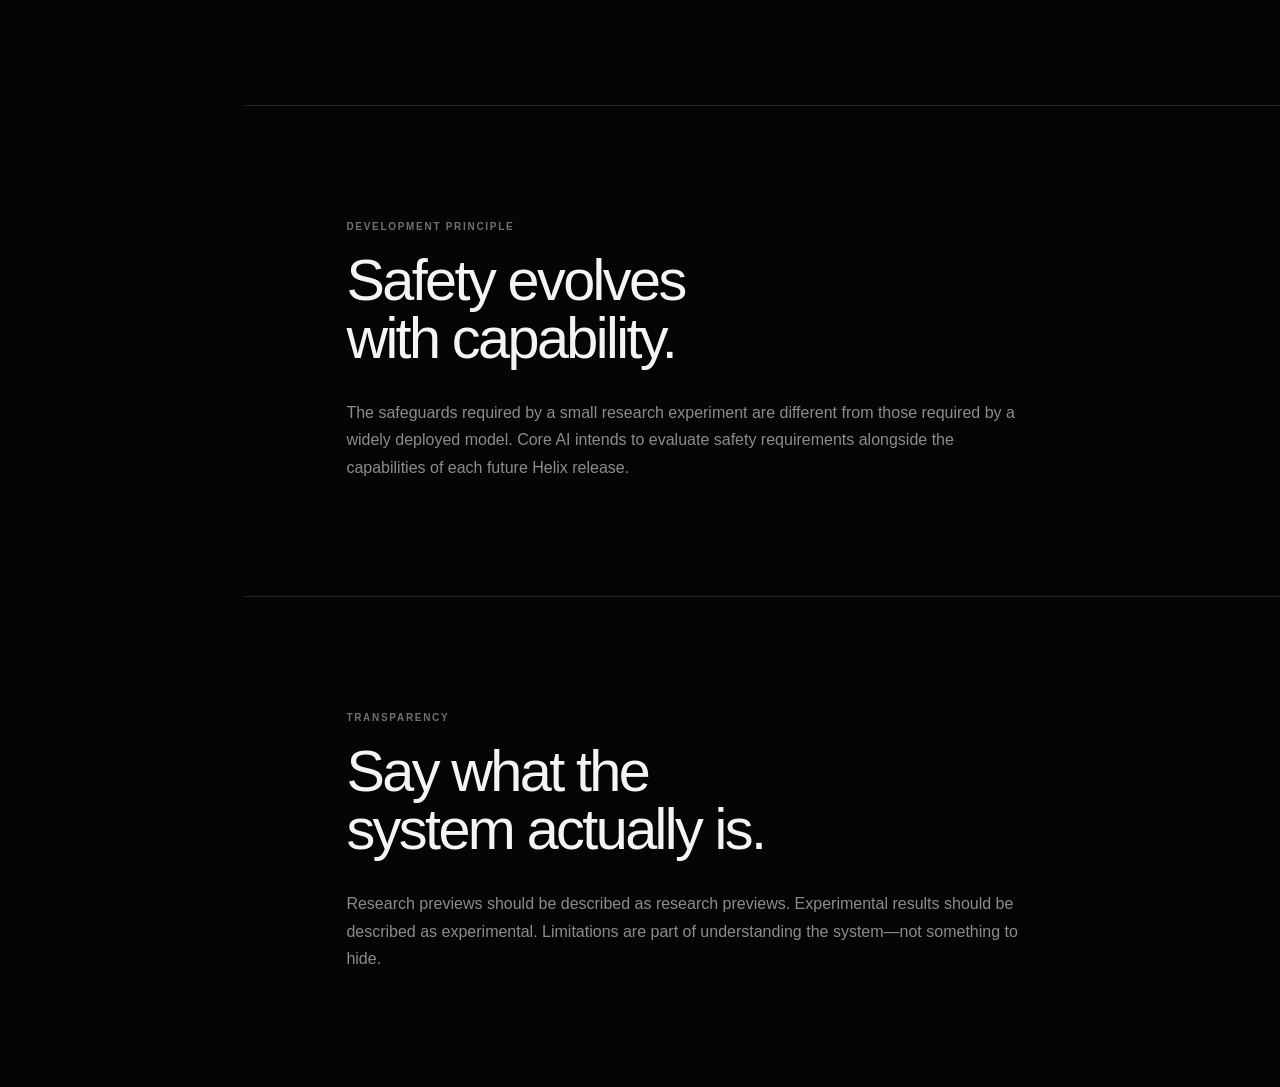
<file: safety.html>
<!DOCTYPE html>
<html lang="en">
<head>
  <meta charset="UTF-8">
  <meta name="viewport" content="width=device-width, initial-scale=1.0">

  <meta
    name="description"
    content="Core AI's approach to model safety, evaluation, limitations, and responsible development."
  >

  <title>Safety — Core AI</title>

  <link rel="stylesheet" href="styles.css">
</head>

<body data-page="safety">

  <!-- Mobile Navigation -->
  <button
    class="menu-button"
    id="menuButton"
    type="button"
    aria-label="Open navigation"
    aria-expanded="false"
  >
    ☰
  </button>

  <div
    class="sidebar-backdrop"
    id="sidebarBackdrop"
  ></div>


  <!-- Sidebar -->
  <aside
    class="sidebar"
    id="sidebar"
  >

    <div class="sidebar-top">

      <a
        class="brand"
        href="index.html"
      >
        Core AI
      </a>


      <nav
        class="nav"
        aria-label="Main navigation"
      >

        <a
          data-nav="home"
          href="index.html"
        >
          Home
        </a>

        <a
          data-nav="helix"
          href="helix.html"
        >
          Helix
        </a>

        <a
          data-nav="research"
          href="research.html"
        >
          Research
        </a>

        <a
          data-nav="news"
          href="news.html"
        >
          News
        </a>

        <a
          data-nav="developers"
          href="developers.html"
        >
          Developers
        </a>

        <a
          data-nav="partners"
          href="partners.html"
        >
          Partners
        </a>

        <a
          data-nav="safety"
          href="safety.html"
        >
          Safety
        </a>

        <a
          data-nav="about"
          href="about.html"
        >
          About
        </a>

      </nav>

    </div>


    <div class="sidebar-footer">

      <a
        class="model-status"
        href="helix.html"
      >

        <span>
          Current research model
        </span>

        <strong>
          Helix 0.1
        </strong>

        <small>
          Research Preview
        </small>

      </a>


      <p>
        Copyright © 2026 Core AI.<br>
        All Rights Reserved.
      </p>

    </div>

  </aside>


  <!-- Main Content -->
  <main class="main">

    <!-- Hero -->
    <section class="hero section compact">

      <p class="eyebrow">
        SAFETY
      </p>

      <h1>
        Capability requires<br>
        understanding.
      </h1>

      <p class="lead">
        Core AI's approach to safety begins with understanding
        how our models behave, where they fail, and how those
        limitations change as our systems become more capable.
      </p>

    </section>


    <!-- Current Model -->
    <section class="section bordered">

      <p class="eyebrow">
        HELIX 0.1
      </p>

      <h2>
        Know the<br>
        limitations.
      </h2>

      <p class="lead">
        Helix 0.1 is a small experimental research model trained
        on a limited dataset. It is designed to validate Core AI's
        model-development pipeline, not to operate as a production
        assistant or provide reliable real-world information.
      </p>

    </section>


    <!-- Safety Areas -->
    <section class="section">

      <p class="eyebrow">
        OUR APPROACH
      </p>

      <h2>
        Measure before<br>
        deployment.
      </h2>


      <div class="grid">

        <article>

          <span>
            01
          </span>

          <h3>
            Evaluation
          </h3>

          <p>
            Test model behavior and capability before deciding
            where a model should be used.
          </p>

        </article>


        <article>

          <span>
            02
          </span>

          <h3>
            Limitations
          </h3>

          <p>
            Clearly document known weaknesses instead of
            presenting experimental systems as more capable
            or reliable than they are.
          </p>

        </article>


        <article>

          <span>
            03
          </span>

          <h3>
            Safeguards
          </h3>

          <p>
            Develop appropriate controls and protections as
            future Helix models gain broader capabilities
            and deployment options.
          </p>

        </article>

      </div>

    </section>


    <!-- Development Principle -->
    <section class="section bordered">

      <p class="eyebrow">
        DEVELOPMENT PRINCIPLE
      </p>

      <h2>
        Safety evolves<br>
        with capability.
      </h2>

      <p class="lead">
        The safeguards required by a small research experiment
        are different from those required by a widely deployed
        model. Core AI intends to evaluate safety requirements
        alongside the capabilities of each future Helix release.
      </p>

    </section>


    <!-- Transparency -->
    <section class="section">

      <p class="eyebrow">
        TRANSPARENCY
      </p>

      <h2>
        Say what the<br>
        system actually is.
      </h2>

      <p class="lead">
        Research previews should be described as research previews.
        Experimental results should be described as experimental.
        Limitations are part of understanding the system—not
        something to hide.
      </p>

    </section>

  </main>


  <script src="script.js"></script>

</body>
</html>
</file>
<file: styles.css>
/* =========================================================
   CORE AI
   Website v0.01
   ========================================================= */


/* =========================
   RESET
   ========================= */

* {
  box-sizing: border-box;
}

html {
  scroll-behavior: smooth;
}

body {
  margin: 0;

  background: #050505;
  color: #f4f4f4;

  font-family:
    Inter,
    -apple-system,
    BlinkMacSystemFont,
    "Segoe UI",
    sans-serif;

  -webkit-font-smoothing: antialiased;
}

a {
  color: inherit;
  text-decoration: none;
}

button {
  font: inherit;
}


/* =========================
   SIDEBAR
   ========================= */

.sidebar {
  position: fixed;

  top: 0;
  bottom: 0;
  left: 0;

  width: 244px;

  padding: 34px 28px 26px;

  background: #050505;

  border-right: 1px solid #242424;

  display: flex;
  flex-direction: column;
  justify-content: space-between;

  z-index: 20;
}


/* =========================
   BRAND
   ========================= */

.brand {
  display: inline-block;

  color: #ffffff;

  font-size: 24px;
  font-weight: 750;

  letter-spacing: -1px;
}


/* =========================
   NAVIGATION
   ========================= */

.nav {
  display: flex;
  flex-direction: column;

  margin-top: 54px;
}

.nav a {
  position: relative;

  padding: 8px 0;

  color: #707070;

  font-size: 14px;
  font-weight: 450;

  transition:
    color 0.18s ease,
    transform 0.18s ease;
}

.nav a:hover {
  color: #cfcfcf;
}

.nav a.active {
  color: #ffffff;
}

.nav a.active::before {
  content: "";

  position: absolute;

  left: -28px;
  top: 50%;

  width: 12px;
  height: 1px;

  background: #ffffff;
}


/* =========================
   SIDEBAR FOOTER
   ========================= */

.sidebar-footer {
  color: #5f5f5f;

  font-size: 10px;
  line-height: 1.55;
}

.sidebar-footer p {
  margin: 0;
}


/* =========================
   CURRENT MODEL
   ========================= */

.model-status {
  display: block;

  padding: 17px 0;
  margin-bottom: 20px;

  border-top: 1px solid #242424;
  border-bottom: 1px solid #242424;

  color: #656565;

  text-transform: uppercase;
  letter-spacing: 0.08em;

  transition: color 0.18s ease;
}

.model-status:hover {
  color: #909090;
}

.model-status span {
  display: block;

  font-size: 9px;
}

.model-status strong {
  display: block;

  margin: 6px 0 2px;

  color: #eeeeee;

  font-size: 14px;
  font-weight: 600;

  text-transform: none;
  letter-spacing: 0;
}

.model-status small {
  display: block;

  font-size: 9px;
  font-weight: 500;
}


/* =========================
   MAIN LAYOUT
   ========================= */

.main {
  min-height: 100vh;

  margin-left: 244px;
}


/* =========================
   SECTIONS
   ========================= */

.section {
  width: 100%;
  max-width: 1500px;

  padding:
    clamp(72px, 9vw, 138px)
    clamp(38px, 8vw, 126px);
}

.bordered {
  border-top: 1px solid #242424;
  border-bottom: 1px solid #242424;
}


/* =========================
   HERO
   ========================= */

.hero {
  min-height: 78vh;

  display: flex;
  flex-direction: column;
  justify-content: center;
}

.hero.compact {
  min-height: 60vh;
}


/* =========================
   EYEBROW TEXT
   ========================= */

.eyebrow {
  margin: 0 0 20px;

  color: #707070;

  font-size: 10px;
  font-weight: 700;

  letter-spacing: 0.17em;

  text-transform: uppercase;
}


/* =========================
   HEADINGS
   ========================= */

.hero h1 {
  max-width: 1000px;

  margin: 0;

  font-size: clamp(48px, 7.2vw, 108px);
  font-weight: 540;

  line-height: 0.94;

  letter-spacing: -0.065em;
}

.hero.compact h1 {
  font-size: clamp(45px, 6vw, 86px);
}

h2 {
  margin: 0;

  font-size: clamp(35px, 4.5vw, 66px);
  font-weight: 500;

  line-height: 1;

  letter-spacing: -0.045em;
}

h3 {
  letter-spacing: -0.02em;
}


/* =========================
   LEAD TEXT
   ========================= */

.lead {
  max-width: 680px;

  margin: 32px 0 0;

  color: #8c8c8c;

  font-size: 16px;
  line-height: 1.7;
}


/* =========================
   BUTTONS
   ========================= */

.actions {
  display: flex;
  flex-wrap: wrap;

  gap: 10px;

  margin-top: 36px;
}

.button {
  display: inline-flex;

  align-items: center;
  justify-content: center;

  padding: 12px 17px;

  border: 1px solid #303030;

  color: #d4d4d4;

  font-size: 13px;

  transition:
    background 0.18s ease,
    color 0.18s ease,
    border-color 0.18s ease;
}

.button:hover {
  color: #ffffff;

  border-color: #666666;
}

.button.primary {
  background: #f0f0f0;
  color: #080808;

  border-color: #f0f0f0;
}

.button.primary:hover {
  background: #d8d8d8;

  border-color: #d8d8d8;
}


/* =========================
   STANDARD CONTENT GRID
   ========================= */

.grid {
  display: grid;

  grid-template-columns: repeat(3, 1fr);

  margin-top: 60px;

  border-top: 1px solid #242424;
}

.grid article {
  min-height: 220px;

  padding: 27px 28px 18px 0;

  border-right: 1px solid #242424;
}

.grid article:not(:first-child) {
  padding-left: 28px;
}

.grid article:last-child {
  border-right: 0;
}

.grid article > span {
  color: #555555;

  font-size: 11px;
}

.grid h3 {
  margin: 45px 0 10px;

  font-size: 19px;
  font-weight: 520;
}

.grid p {
  margin: 0;

  color: #858585;

  font-size: 14px;
  line-height: 1.7;
}

.grid a {
  display: inline-block;

  margin-top: 18px;
  padding-bottom: 3px;

  border-bottom: 1px solid #555555;

  color: #cccccc;

  font-size: 12px;

  transition:
    color 0.18s ease,
    border-color 0.18s ease;
}

.grid a:hover {
  color: #ffffff;

  border-color: #ffffff;
}


/* =========================
   HELIX MODEL TITLE
   ========================= */

.model-title {
  display: flex;

  align-items: flex-end;
  justify-content: space-between;

  gap: 30px;

  margin-bottom: 55px;
}

.pill {
  padding: 7px 10px;

  border: 1px solid #353535;

  color: #999999;

  font-size: 10px;

  text-transform: uppercase;
  letter-spacing: 0.1em;
}


/* =========================
   HELIX MODEL STATS
   ========================= */

.stats {
  display: grid;

  grid-template-columns: repeat(4, 1fr);

  margin-bottom: 65px;

  border-top: 1px solid #242424;
  border-bottom: 1px solid #242424;
}

.stats div {
  padding: 27px 20px 27px 0;

  border-right: 1px solid #242424;
}

.stats div:not(:first-child) {
  padding-left: 20px;
}

.stats div:last-child {
  border-right: 0;
}

.stats strong {
  display: block;

  color: #eeeeee;

  font-size: 24px;
  font-weight: 520;
}

.stats span {
  display: block;

  margin-top: 8px;

  color: #666666;

  font-size: 11px;
}


/* =========================
   PROSE
   ========================= */

.prose {
  max-width: 720px;

  margin-top: 42px;
}

.prose h3 {
  margin: 0 0 18px;

  color: #e7e7e7;

  font-size: 22px;
  font-weight: 520;
}

.prose p {
  margin: 0 0 18px;

  color: #858585;

  font-size: 14px;
  line-height: 1.75;
}


/* =========================
   RESEARCH LIST
   ========================= */

.list {
  border-top: 1px solid #242424;
}

.list article {
  display: grid;

  grid-template-columns: 70px 1fr;

  gap: 25px;

  padding: 32px 0;

  border-bottom: 1px solid #242424;
}

.list article > span {
  padding-top: 5px;

  color: #555555;

  font-size: 11px;
}

.list h3 {
  margin: 0;

  color: #eeeeee;

  font-size: 27px;
  font-weight: 500;
}

.list p {
  max-width: 700px;

  margin: 10px 0 0;

  color: #858585;

  font-size: 14px;
  line-height: 1.7;
}


/* =========================
   NEWS
   ========================= */

.news-list {
  margin-top: 60px;

  border-top: 1px solid #242424;
}

.news-item {
  display: grid;

  grid-template-columns: 190px minmax(0, 1fr);

  gap: 40px;

  padding: 42px 0;

  border-bottom: 1px solid #242424;
}

.news-meta {
  display: flex;
  flex-direction: column;

  gap: 8px;

  color: #5f5f5f;

  font-size: 10px;
  font-weight: 600;

  letter-spacing: 0.12em;

  text-transform: uppercase;
}

.news-content {
  max-width: 760px;
}

.news-content h3 {
  margin: 0;

  color: #eeeeee;

  font-size: clamp(25px, 3vw, 38px);
  font-weight: 500;

  letter-spacing: -0.035em;
}

.news-content p {
  max-width: 650px;

  margin: 16px 0 0;

  color: #858585;

  font-size: 14px;
  line-height: 1.7;
}

.news-content a {
  display: inline-block;

  margin-top: 22px;
  padding-bottom: 3px;

  border-bottom: 1px solid #555555;

  color: #cccccc;

  font-size: 12px;

  transition:
    color 0.18s ease,
    border-color 0.18s ease;
}

.news-content a:hover {
  color: #ffffff;

  border-color: #ffffff;
}


/* =========================
   PARTNERS
   ========================= */

.partner-placeholder {
  max-width: 900px;
}


/* =========================
   MOBILE NAVIGATION
   ========================= */

.menu-button {
  display: none;
}

.sidebar-backdrop {
  display: none;
}


/* =========================
   SELECTION
   ========================= */

::selection {
  background: #eeeeee;
  color: #080808;
}


/* =========================
   SCROLLBAR
   ========================= */

::-webkit-scrollbar {
  width: 8px;
}

::-webkit-scrollbar-track {
  background: #050505;
}

::-webkit-scrollbar-thumb {
  background: #292929;
}

::-webkit-scrollbar-thumb:hover {
  background: #3a3a3a;
}


/* =========================================================
   TABLET / MOBILE
   ========================================================= */

@media (max-width: 900px) {

  .sidebar {
    width: 270px;

    transform: translateX(-100%);

    transition: transform 0.22s ease;
  }

  .sidebar.open {
    transform: translateX(0);
  }


  .sidebar-backdrop.show {
    display: block;

    position: fixed;

    inset: 0;

    background: rgba(0, 0, 0, 0.7);

    z-index: 15;
  }


  .menu-button {
    display: flex;

    position: fixed;

    top: 18px;
    right: 18px;

    width: 42px;
    height: 42px;

    align-items: center;
    justify-content: center;

    padding: 0;

    background: #080808;
    color: #ffffff;

    border: 1px solid #333333;

    font-size: 17px;

    cursor: pointer;

    z-index: 30;
  }


  .main {
    margin-left: 0;
  }


  .section {
    padding: 74px 24px;
  }


  .hero {
    min-height: 80vh;
  }

  .hero.compact {
    min-height: 68vh;
  }


  .grid {
    grid-template-columns: 1fr;
  }

  .grid article,
  .grid article:not(:first-child) {
    min-height: auto;

    padding: 25px 0;

    border-right: 0;
    border-bottom: 1px solid #242424;
  }

  .grid h3 {
    margin-top: 24px;
  }


  .stats {
    grid-template-columns: 1fr;
  }

  .stats div,
  .stats div:not(:first-child) {
    padding: 24px 0;

    border-right: 0;
    border-bottom: 1px solid #242424;
  }

  .stats div:last-child {
    border-bottom: 0;
  }


  .news-item {
    grid-template-columns: 1fr;

    gap: 20px;
  }

  .news-meta {
    flex-direction: row;

    gap: 16px;
  }

}


/* =========================================================
   SMALL MOBILE
   ========================================================= */

@media (max-width: 520px) {

  .section {
    padding-left: 20px;
    padding-right: 20px;
  }


  .hero h1,
  .hero.compact h1 {
    font-size: 45px;

    letter-spacing: -0.055em;
  }


  h2 {
    font-size: 37px;
  }


  .lead {
    font-size: 15px;
  }


  .model-title {
    flex-direction: column;

    align-items: flex-start;
  }


  .list article {
    grid-template-columns: 35px 1fr;

    gap: 15px;
  }

  .list h3 {
    font-size: 23px;
  }


  .sidebar {
    width: min(285px, 86vw);
  }

}
</file>
